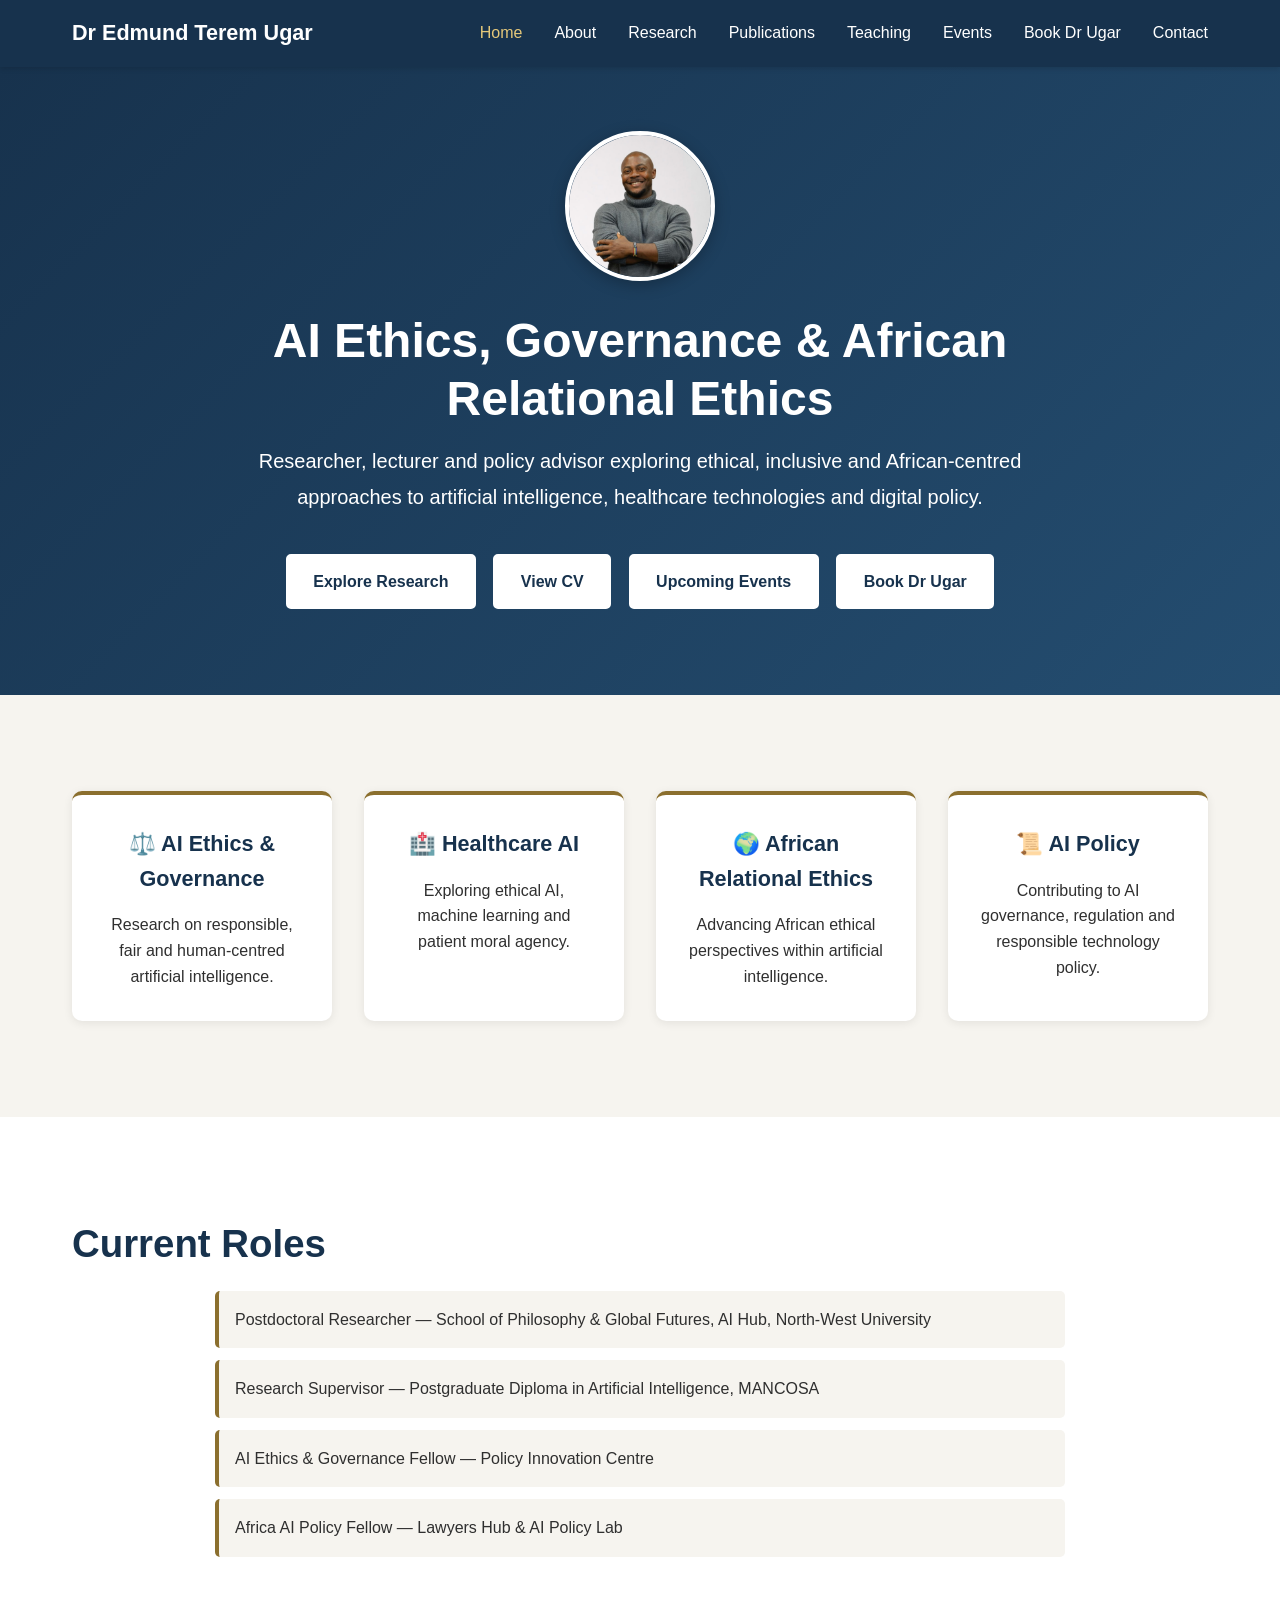
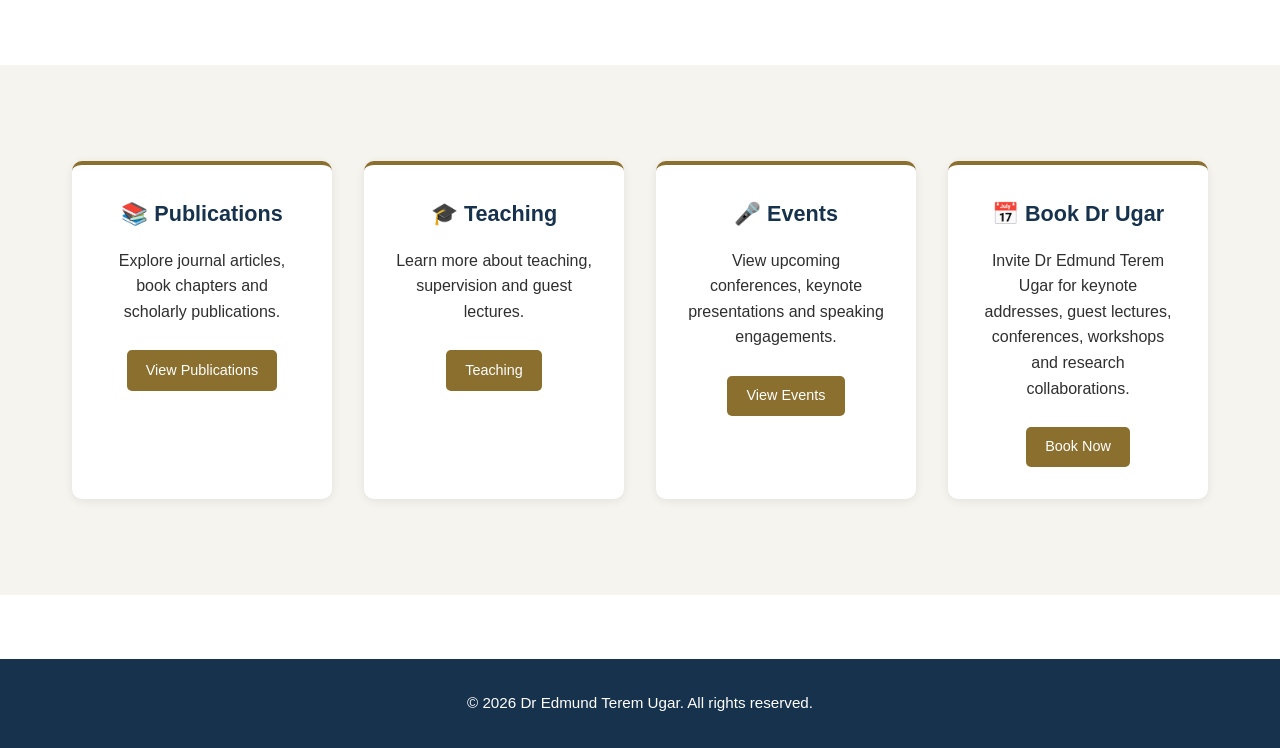
<file: index.html>
<!DOCTYPE html>
<html lang="en">
<head>
    <meta charset="UTF-8">
    <meta name="viewport" content="width=device-width, initial-scale=1.0">
    <title>Dr Edmund Terem Ugar | AI Ethics & Governance</title>
    <link rel="stylesheet" href="styles.css">
</head>

<body>

    <!-- Navigation -->

    <nav class="navbar">

        <div class="nav-container">

            <h1 class="logo">Dr Edmund Terem Ugar</h1>

            <ul class="nav-menu">
                <li><a href="index.html" class="active">Home</a></li>
                <li><a href="about.html">About</a></li>
                <li><a href="research.html">Research</a></li>
                <li><a href="publications.html">Publications</a></li>
                <li><a href="teaching.html">Teaching</a></li>
                <li><a href="events.html">Events</a></li>
                <li><a href="booking.html">Book Dr Ugar</a></li>
                <li><a href="contact.html">Contact</a></li>
            </ul>

        </div>

    </nav>

    <main>

        <!-- Hero -->

        <section class="hero">

            <div class="hero-content">

                <img
                    src="assets/edmund-photo.jpeg"
                    alt="Dr Edmund Terem Ugar"
                    class="profile-photo">

                <h2>AI Ethics, Governance & African Relational Ethics</h2>

                <p>
                    Researcher, lecturer and policy advisor exploring ethical,
                    inclusive and African-centred approaches to artificial
                    intelligence, healthcare technologies and digital policy.
                </p>

                <a href="research.html" class="btn">
                    Explore Research
                </a>

                <a href="assets/cv.pdf"
                   class="btn cv-link"
                   target="_blank">

                    View CV

                </a>

                <a href="events.html"
                   class="btn">

                    Upcoming Events

                </a>

                <a href="booking.html"
                   class="btn">

                    Book Dr Ugar

                </a>

            </div>

        </section>

        <!-- Research Areas -->

        <section class="features">

            <div class="container">

                <div class="feature-box">

                    <h3>⚖️ AI Ethics & Governance</h3>

                    <p>
                        Research on responsible,
                        fair and human-centred
                        artificial intelligence.
                    </p>

                </div>

                <div class="feature-box">

                    <h3>🏥 Healthcare AI</h3>

                    <p>
                        Exploring ethical AI,
                        machine learning and
                        patient moral agency.
                    </p>

                </div>

                <div class="feature-box">

                    <h3>🌍 African Relational Ethics</h3>

                    <p>
                        Advancing African ethical
                        perspectives within
                        artificial intelligence.
                    </p>

                </div>

                <div class="feature-box">

                    <h3>📜 AI Policy</h3>

                    <p>
                        Contributing to AI governance,
                        regulation and responsible
                        technology policy.
                    </p>

                </div>

            </div>

        </section>

        <!-- Current Roles -->

        <section class="content-section">

            <div class="container">

                <h2>Current Roles</h2>

                <div class="about-content">

                    <div class="about-text">

                        <ul class="skills-list">

                            <li>
                                Postdoctoral Researcher —
                                School of Philosophy &
                                Global Futures,
                                AI Hub, North-West University
                            </li>

                            <li>
                                Research Supervisor —
                                Postgraduate Diploma in
                                Artificial Intelligence,
                                MANCOSA
                            </li>

                            <li>
                                AI Ethics &
                                Governance Fellow —
                                Policy Innovation Centre
                            </li>

                            <li>
                                Africa AI Policy Fellow —
                                Lawyers Hub &
                                AI Policy Lab
                            </li>

                        </ul>

                    </div>

                </div>

            </div>

        </section>

        <!-- Quick Links -->

        <section class="features">

            <div class="container">

                <div class="feature-box">

                    <h3>📚 Publications</h3>

                    <p>
                        Explore journal articles,
                        book chapters and scholarly
                        publications.
                    </p>

                    <br>

                    <a href="publications.html"
                       class="btn-small">

                        View Publications

                    </a>

                </div>

                <div class="feature-box">

                    <h3>🎓 Teaching</h3>

                    <p>
                        Learn more about teaching,
                        supervision and guest lectures.
                    </p>

                    <br>

                    <a href="teaching.html"
                       class="btn-small">

                        Teaching

                    </a>

                </div>

                <div class="feature-box">

                    <h3>🎤 Events</h3>

                    <p>
                        View upcoming conferences,
                        keynote presentations
                        and speaking engagements.
                    </p>

                    <br>

                    <a href="events.html"
                       class="btn-small">

                        View Events

                    </a>

                </div>

                <div class="feature-box">

                    <h3>📅 Book Dr Ugar</h3>

                    <p>
                        Invite Dr Edmund Terem Ugar
                        for keynote addresses,
                        guest lectures, conferences,
                        workshops and research collaborations.
                    </p>

                    <br>

                    <a href="booking.html"
                       class="btn-small">

                        Book Now

                    </a>

                </div>

            </div>

        </section>

    </main>

    <!-- Footer -->

    <footer>

        <p>
            &copy; 2026 Dr Edmund Terem Ugar.
            All rights reserved.
        </p>

    </footer>

    <script src="assets/cms.js"></script>
</body>
</html>
</file>
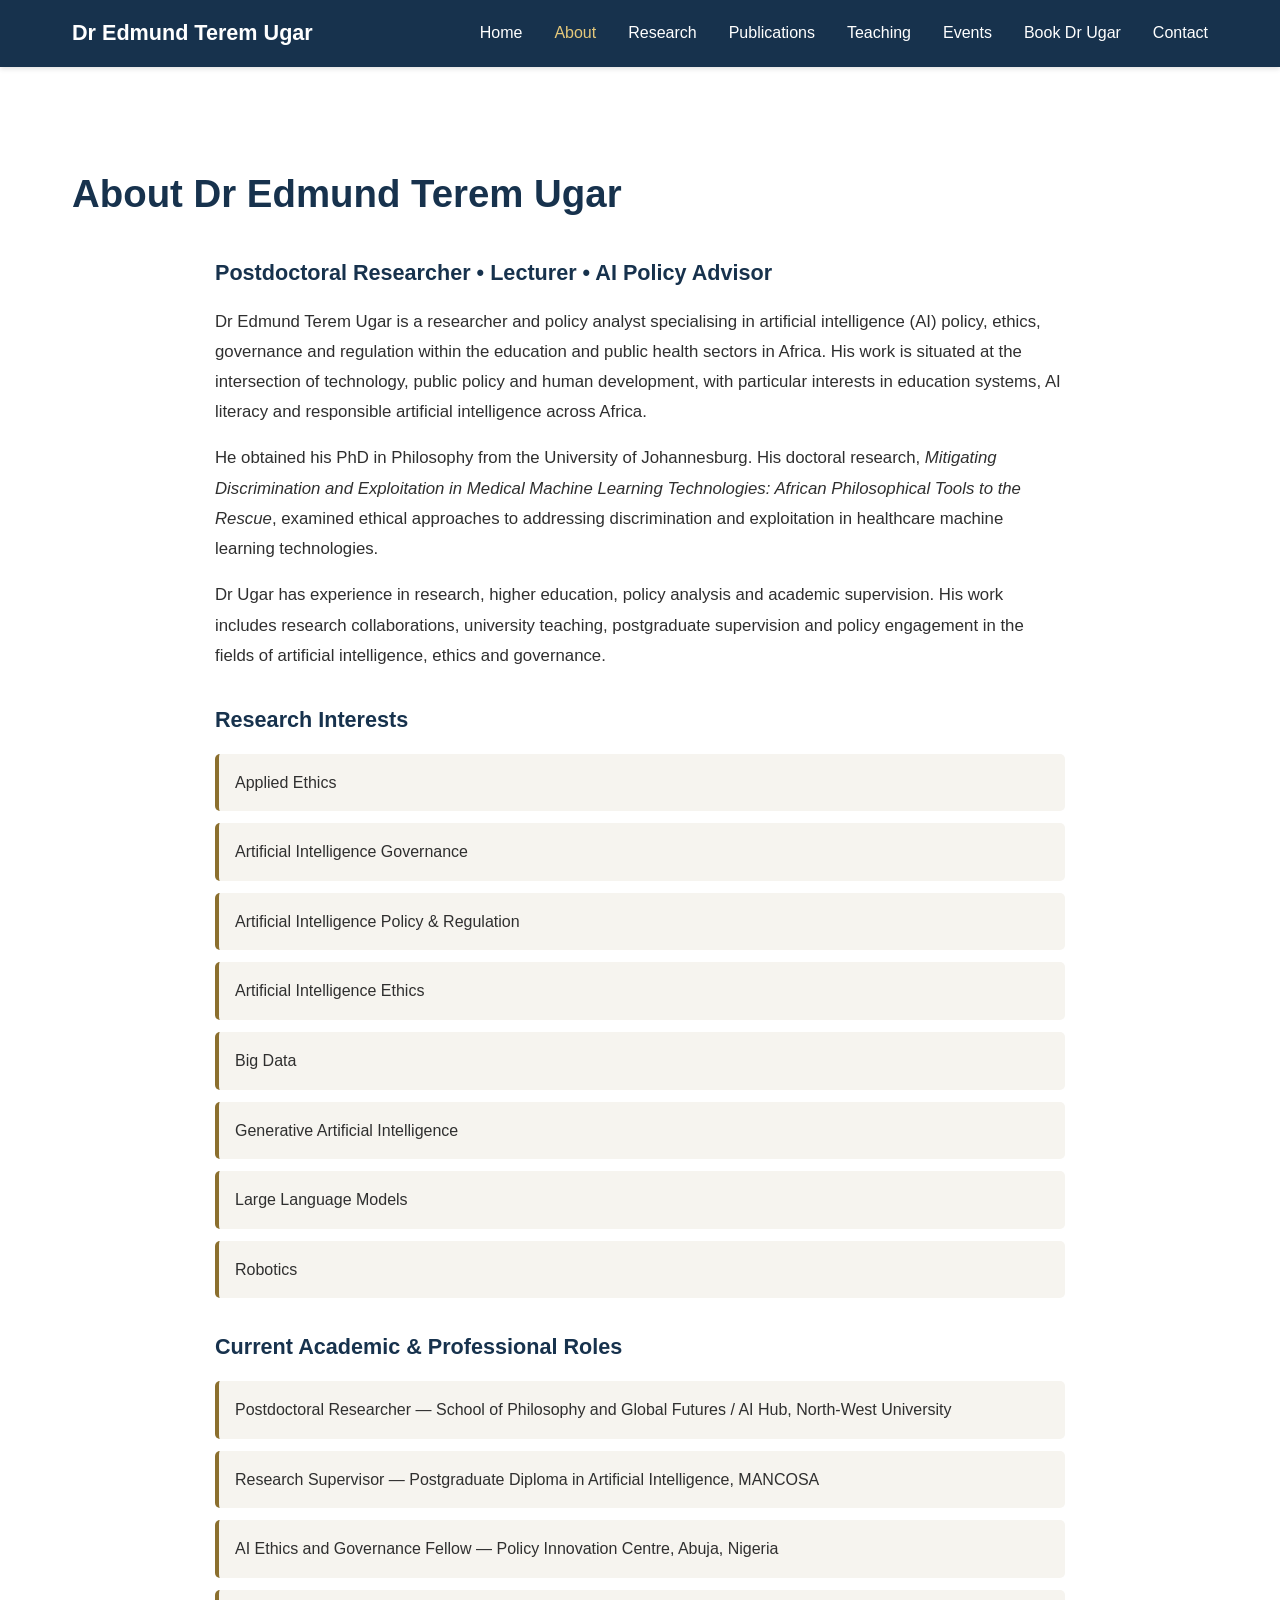
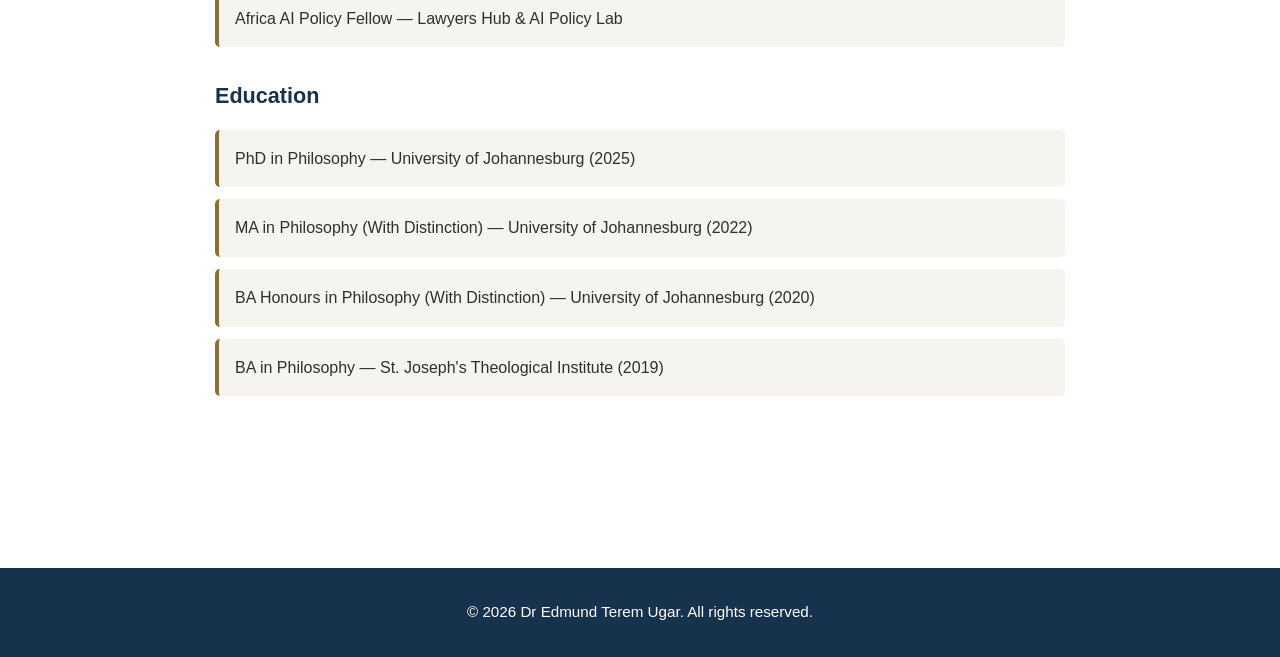
<file: about.html>
<!DOCTYPE html>
<html lang="en">
<head>
    <meta charset="UTF-8">
    <meta name="viewport" content="width=device-width, initial-scale=1.0">
    <title>About - Dr Edmund Terem Ugar</title>
    <link rel="stylesheet" href="styles.css">
</head>

<body>

    <!-- Navigation -->

    <nav class="navbar">

        <div class="nav-container">

            <h1 class="logo">Dr Edmund Terem Ugar</h1>

            <ul class="nav-menu">
                <li><a href="index.html">Home</a></li>
                <li><a href="about.html" class="active">About</a></li>
                <li><a href="research.html">Research</a></li>
                <li><a href="publications.html">Publications</a></li>
                <li><a href="teaching.html">Teaching</a></li>
                <li><a href="events.html">Events</a></li>
                <li><a href="booking.html">Book Dr Ugar</a></li>
                <li><a href="contact.html">Contact</a></li>
            </ul>

        </div>

    </nav>

    <!-- Main Content -->

    <main>

        <section class="content-section">

            <div class="container">

                <h2>About Dr Edmund Terem Ugar</h2>

                <div class="about-content">

                    <div class="about-text">

                        <h3>Postdoctoral Researcher • Lecturer • AI Policy Advisor</h3>

                        <p>
                            Dr Edmund Terem Ugar is a researcher and policy analyst
                            specialising in artificial intelligence (AI) policy,
                            ethics, governance and regulation within the education
                            and public health sectors in Africa. His work is situated
                            at the intersection of technology, public policy and
                            human development, with particular interests in education
                            systems, AI literacy and responsible artificial
                            intelligence across Africa.
                        </p>

                        <p>
                            He obtained his PhD in Philosophy from the University of
                            Johannesburg. His doctoral research, <em>Mitigating
                            Discrimination and Exploitation in Medical Machine
                            Learning Technologies: African Philosophical Tools to the
                            Rescue</em>, examined ethical approaches to addressing
                            discrimination and exploitation in healthcare machine
                            learning technologies.
                        </p>

                        <p>
                            Dr Ugar has experience in research, higher education,
                            policy analysis and academic supervision. His work
                            includes research collaborations, university teaching,
                            postgraduate supervision and policy engagement in the
                            fields of artificial intelligence, ethics and governance.
                        </p>

                        <h3>Research Interests</h3>

                        <ul class="skills-list">

                            <li>Applied Ethics</li>

                            <li>Artificial Intelligence Governance</li>

                            <li>Artificial Intelligence Policy & Regulation</li>

                            <li>Artificial Intelligence Ethics</li>

                            <li>Big Data</li>

                            <li>Generative Artificial Intelligence</li>

                            <li>Large Language Models</li>

                            <li>Robotics</li>

                        </ul>

                        <h3>Current Academic & Professional Roles</h3>

                        <ul class="skills-list">

                            <li>
                                Postdoctoral Researcher —
                                School of Philosophy and Global Futures /
                                AI Hub, North-West University
                            </li>

                            <li>
                                Research Supervisor —
                                Postgraduate Diploma in Artificial Intelligence,
                                MANCOSA
                            </li>

                            <li>
                                AI Ethics and Governance Fellow —
                                Policy Innovation Centre, Abuja, Nigeria
                            </li>

                            <li>
                                Africa AI Policy Fellow —
                                Lawyers Hub & AI Policy Lab
                            </li>

                        </ul>

                        <h3>Education</h3>

                        <ul class="skills-list">

                            <li>
                                PhD in Philosophy —
                                University of Johannesburg (2025)
                            </li>

                            <li>
                                MA in Philosophy (With Distinction) —
                                University of Johannesburg (2022)
                            </li>

                            <li>
                                BA Honours in Philosophy (With Distinction) —
                                University of Johannesburg (2020)
                            </li>

                            <li>
                                BA in Philosophy —
                                St. Joseph's Theological Institute (2019)
                            </li>

                        </ul>

                    </div>

                </div>

            </div>

        </section>

    </main>

    <!-- Footer -->

    <footer>

        <p>&copy; 2026 Dr Edmund Terem Ugar. All rights reserved.</p>

    </footer>

</body>
</html>
</file>
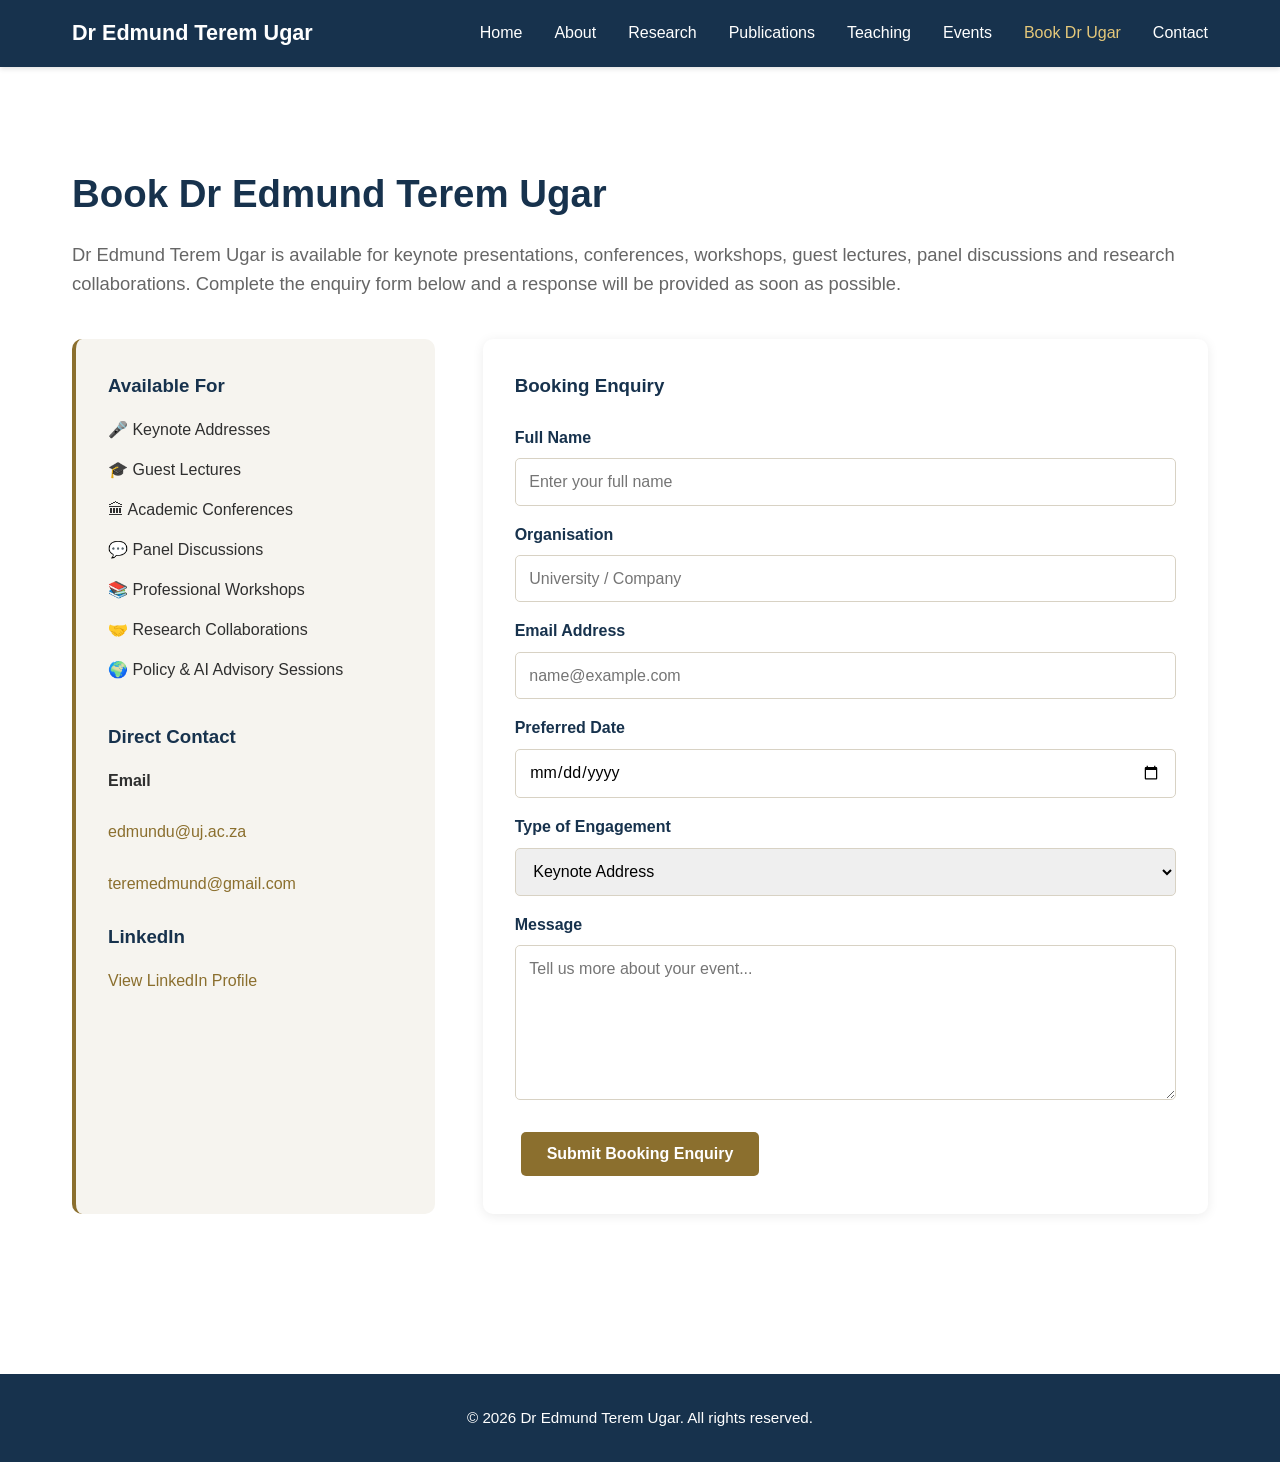
<file: booking.html>
<!DOCTYPE html>
<html lang="en">
<head>
    <meta charset="UTF-8">
    <meta name="viewport" content="width=device-width, initial-scale=1.0">
    <title>Book Dr Edmund Terem Ugar</title>
    <link rel="stylesheet" href="styles.css">
</head>

<body>

    <!-- Navigation -->

    <nav class="navbar">

        <div class="nav-container">

            <h1 class="logo">Dr Edmund Terem Ugar</h1>

            <ul class="nav-menu">
                <li><a href="index.html">Home</a></li>
                <li><a href="about.html">About</a></li>
                <li><a href="research.html">Research</a></li>
                <li><a href="publications.html">Publications</a></li>
                <li><a href="teaching.html">Teaching</a></li>
                <li><a href="events.html">Events</a></li>
                <li><a href="booking.html" class="active">Book Dr Ugar</a></li>
                <li><a href="contact.html">Contact</a></li>
            </ul>

        </div>

    </nav>

    <!-- Main -->

    <main>

        <section class="content-section">

            <div class="container">

                <h2>Book Dr Edmund Terem Ugar</h2>

                <p class="subtitle">
                    Dr Edmund Terem Ugar is available for keynote presentations,
                    conferences, workshops, guest lectures, panel discussions
                    and research collaborations. Complete the enquiry form below
                    and a response will be provided as soon as possible.
                </p>

                <div class="booking-container">

                    <!-- LEFT COLUMN -->

                    <div class="booking-info">

                        <h3>Available For</h3>

                        <ul>

                            <li>🎤 Keynote Addresses</li>
                            <li>🎓 Guest Lectures</li>
                            <li>🏛 Academic Conferences</li>
                            <li>💬 Panel Discussions</li>
                            <li>📚 Professional Workshops</li>
                            <li>🤝 Research Collaborations</li>
                            <li>🌍 Policy & AI Advisory Sessions</li>

                        </ul>

                        <br>

                        <h3>Direct Contact</h3>

                        <p>

                            <strong>Email</strong><br><br>

                            <a href="mailto:edmundu@uj.ac.za">
                                edmundu@uj.ac.za
                            </a>

                            <br><br>

                            <a href="mailto:teremedmund@gmail.com">
                                teremedmund@gmail.com
                            </a>

                        </p>

                        <br>

                        <h3>LinkedIn</h3>

                        <p>

                            <a href="https://www.linkedin.com/in/edmund-terem-ugar-phd-b565701b2/"
                               target="_blank"
                               rel="noopener noreferrer">

                                View LinkedIn Profile

                            </a>

                        </p>

                    </div>

                    <!-- RIGHT COLUMN -->

                    <div class="booking-form">

                        <h3>Booking Enquiry</h3>

                        <form action="https://formspree.io/f/xqevbjep" method="POST">

                            <input
                                type="hidden"
                                name="_subject"
                                value="New Booking Enquiry – Dr Edmund Terem Ugar Website">

                            <label>Full Name</label>

                            <input
                                type="text"
                                name="name"
                                placeholder="Enter your full name"
                                required>

                            <label>Organisation</label>

                            <input
                                type="text"
                                name="organisation"
                                placeholder="University / Company">

                            <label>Email Address</label>

                            <input
                                type="email"
                                name="email"
                                placeholder="name@example.com"
                                required>

                            <label>Preferred Date</label>

                            <input
                                type="date"
                                name="preferred_date">

                            <label>Type of Engagement</label>

                            <select name="engagement_type">

                                <option>Keynote Address</option>
                                <option>Conference</option>
                                <option>Guest Lecture</option>
                                <option>Workshop</option>
                                <option>Panel Discussion</option>
                                <option>Research Collaboration</option>
                                <option>Other</option>

                            </select>

                            <label>Message</label>

                            <textarea
                                name="message"
                                placeholder="Tell us more about your event..."
                                rows="7"
                                required></textarea>

                            <button
                                type="submit"
                                class="btn">

                                Submit Booking Enquiry

                            </button>

                        </form>

                    </div>

                </div>

            </div>

        </section>

    </main>

    <!-- Footer -->

    <footer>

        <p>&copy; 2026 Dr Edmund Terem Ugar. All rights reserved.</p>

    </footer>

</body>
</html>
</file>
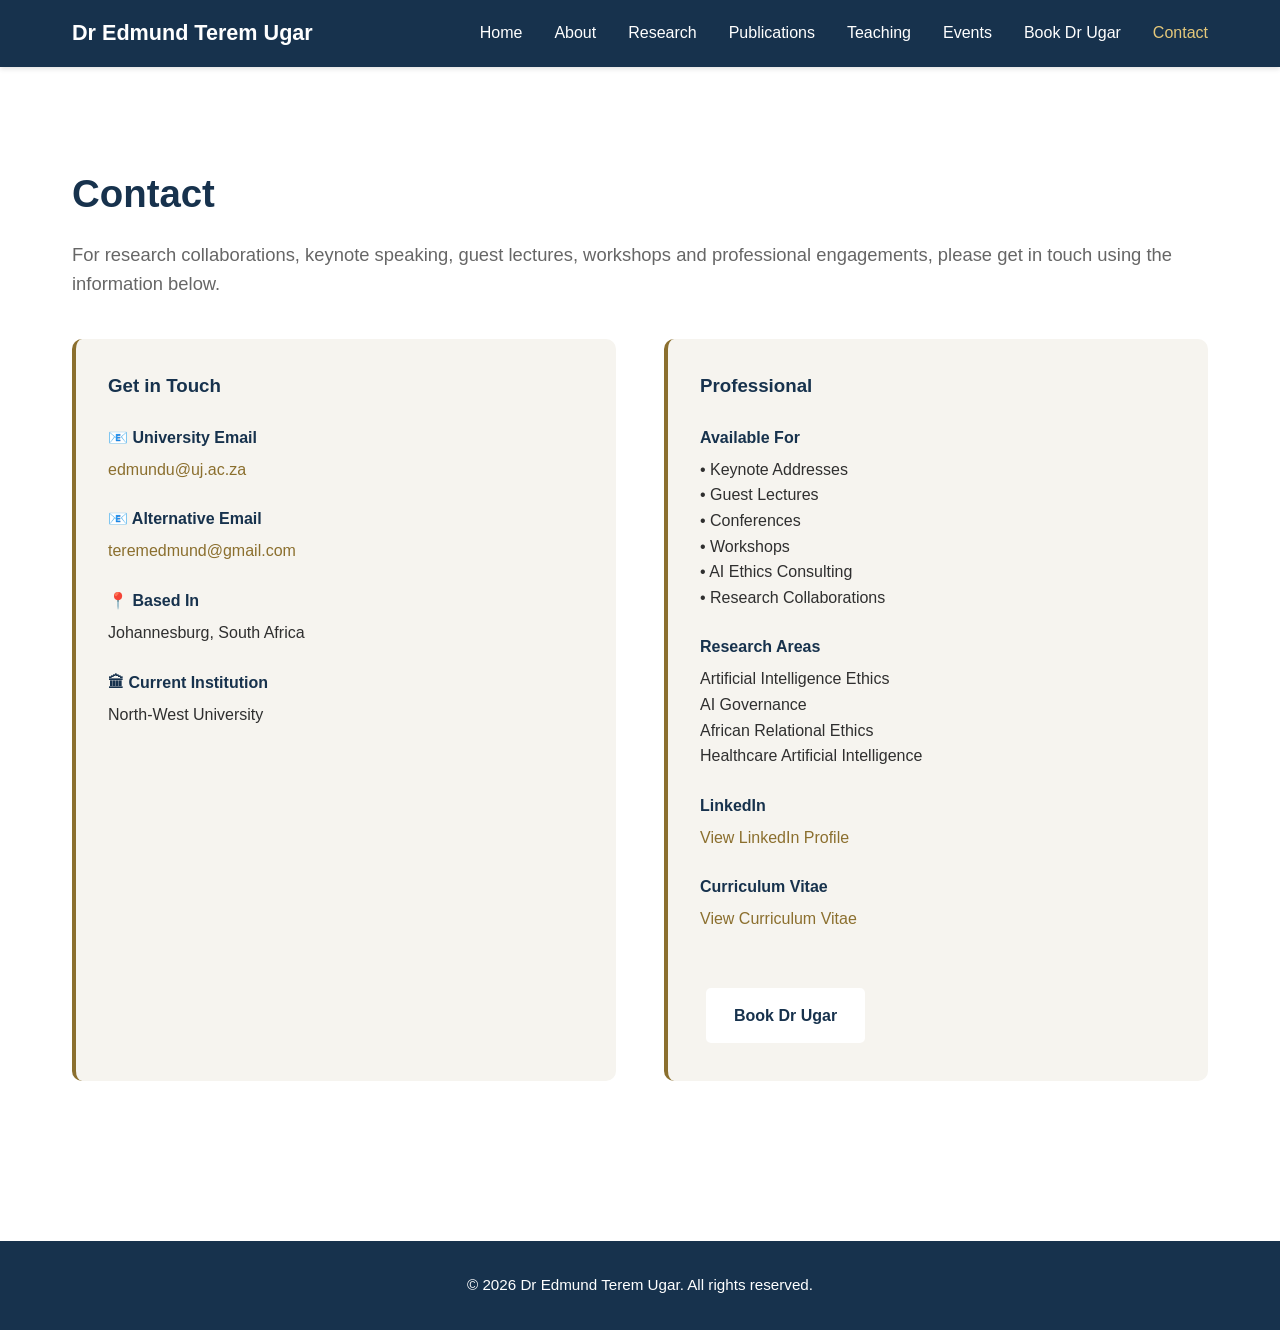
<file: contact.html>
<!DOCTYPE html>
<html lang="en">
<head>
    <meta charset="UTF-8">
    <meta name="viewport" content="width=device-width, initial-scale=1.0">
    <title>Contact - Dr Edmund Terem Ugar</title>
    <link rel="stylesheet" href="styles.css">
</head>

<body>

    <!-- Navigation -->

    <nav class="navbar">

        <div class="nav-container">

            <h1 class="logo">Dr Edmund Terem Ugar</h1>

            <ul class="nav-menu">
                <li><a href="index.html">Home</a></li>
                <li><a href="about.html">About</a></li>
                <li><a href="research.html">Research</a></li>
                <li><a href="publications.html">Publications</a></li>
                <li><a href="teaching.html">Teaching</a></li>
                <li><a href="events.html">Events</a></li>
                <li><a href="booking.html">Book Dr Ugar</a></li>
                <li><a href="contact.html" class="active">Contact</a></li>
            </ul>

        </div>

    </nav>

    <!-- Main -->

    <main>

        <section class="content-section">

            <div class="container">

                <h2>Contact</h2>

                <p class="subtitle">
                    For research collaborations, keynote speaking,
                    guest lectures, workshops and professional engagements,
                    please get in touch using the information below.
                </p>

                <div class="contact-container">

                    <!-- Left Column -->

                    <div class="contact-info">

                        <h3>Get in Touch</h3>

                        <div class="info-item">

                            <strong>📧 University Email</strong>

                            <p>

                                <a href="mailto:edmundu@uj.ac.za">
                                    edmundu@uj.ac.za
                                </a>

                            </p>

                        </div>

                        <div class="info-item">

                            <strong>📧 Alternative Email</strong>

                            <p>

                                <a href="mailto:teremedmund@gmail.com">
                                    teremedmund@gmail.com
                                </a>

                            </p>

                        </div>

                        <div class="info-item">

                            <strong>📍 Based In</strong>

                            <p>
                                Johannesburg, South Africa
                            </p>

                        </div>

                        <div class="info-item">

                            <strong>🏛 Current Institution</strong>

                            <p>
                                North-West University
                            </p>

                        </div>

                    </div>

                    <!-- Right Column -->

                    <div class="contact-info">

                        <h3>Professional</h3>

                        <div class="info-item">

                            <strong>Available For</strong>

                            <p>

                                • Keynote Addresses<br>
                                • Guest Lectures<br>
                                • Conferences<br>
                                • Workshops<br>
                                • AI Ethics Consulting<br>
                                • Research Collaborations

                            </p>

                        </div>

                        <div class="info-item">

                            <strong>Research Areas</strong>

                            <p>

                                Artificial Intelligence Ethics<br>
                                AI Governance<br>
                                African Relational Ethics<br>
                                Healthcare Artificial Intelligence

                            </p>

                        </div>

                        <div class="info-item">

                            <strong>LinkedIn</strong>

                            <p>

                                <a href="https://www.linkedin.com/in/edmund-terem-ugar-phd-b565701b2/"
                                   target="_blank"
                                   rel="noopener noreferrer">

                                    View LinkedIn Profile

                                </a>

                            </p>

                        </div>

                        <div class="info-item">

                            <strong>Curriculum Vitae</strong>

                            <p>

                                <a href="assets/cv.pdf"
                                   class="cv-link"
                                   target="_blank"
                                   rel="noopener noreferrer">

                                    View Curriculum Vitae

                                </a>

                            </p>

                        </div>

                        <br>

                        <a href="booking.html" class="btn">

                            Book Dr Ugar

                        </a>

                    </div>

                </div>

            </div>

        </section>

    </main>

    <!-- Footer -->

    <footer>

        <p>&copy; 2026 Dr Edmund Terem Ugar. All rights reserved.</p>

    </footer>

    <script src="assets/cms.js"></script>
</body>
</html>
</file>
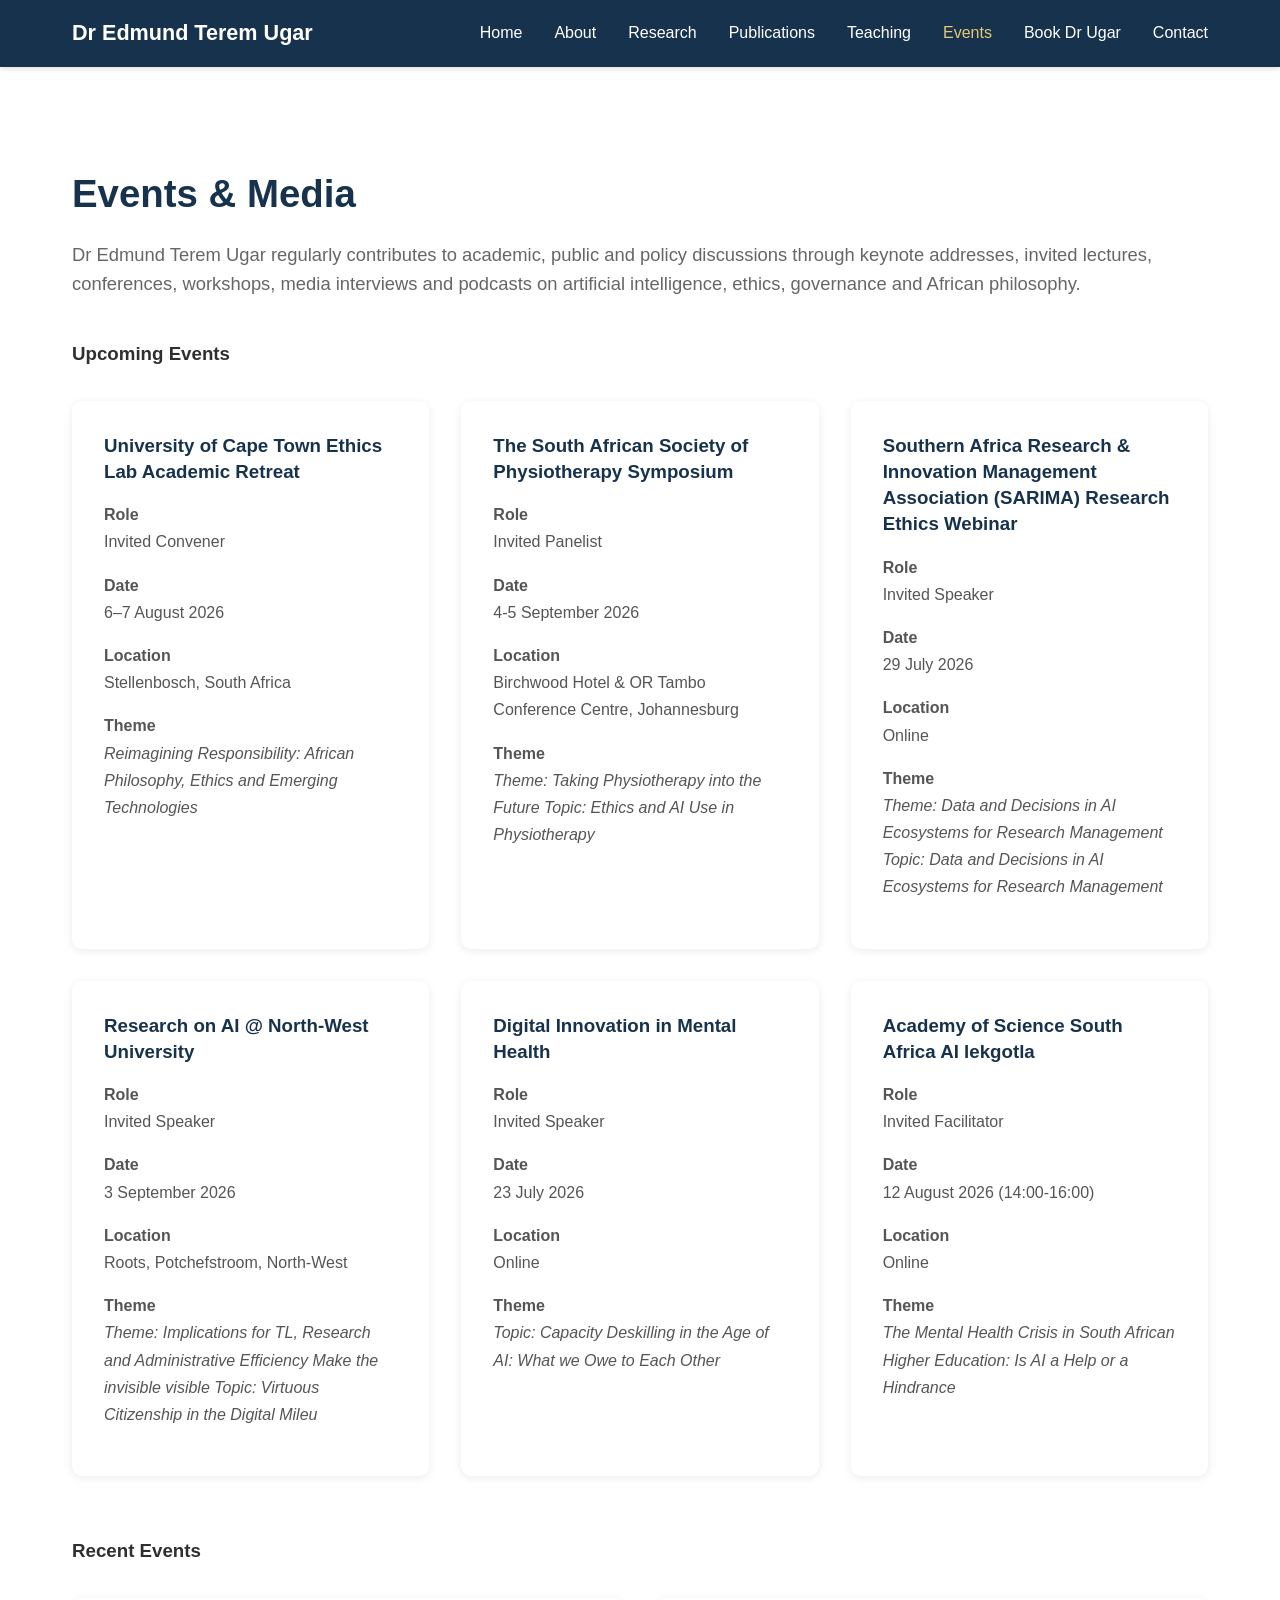
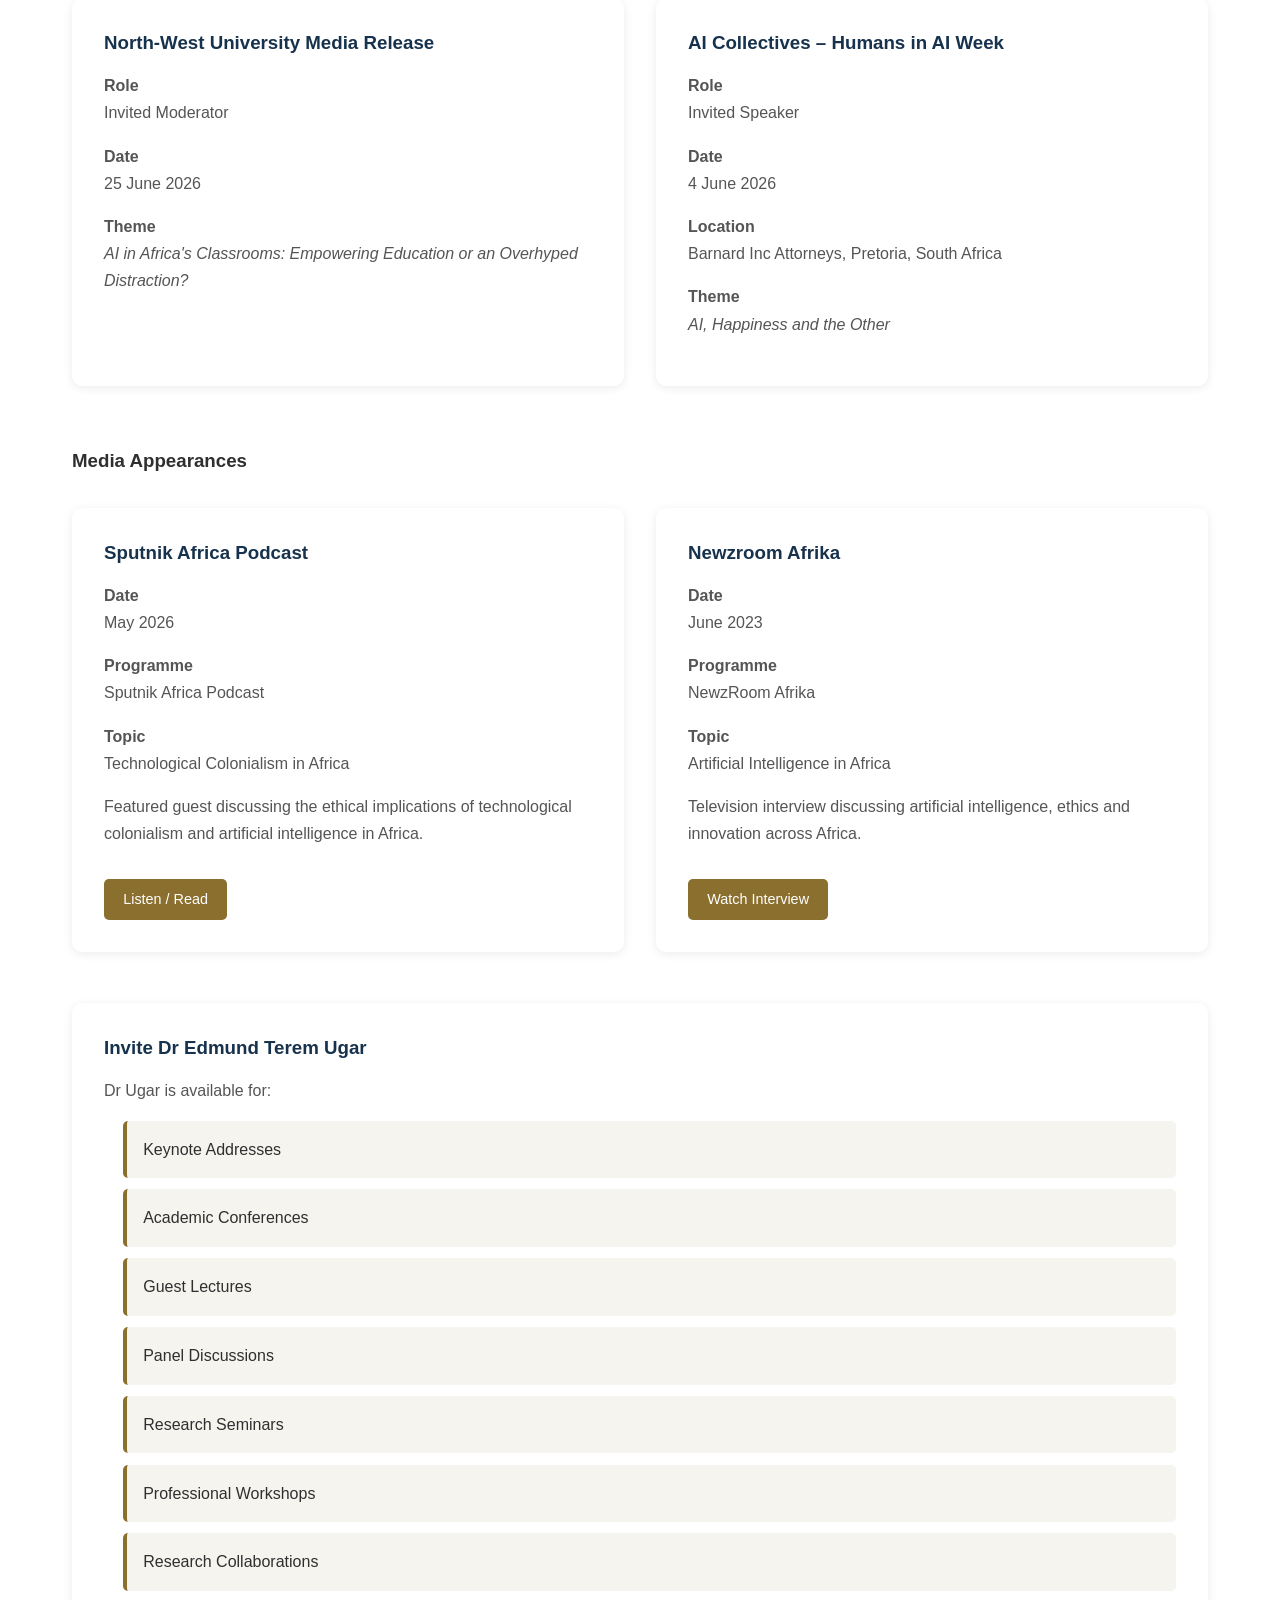
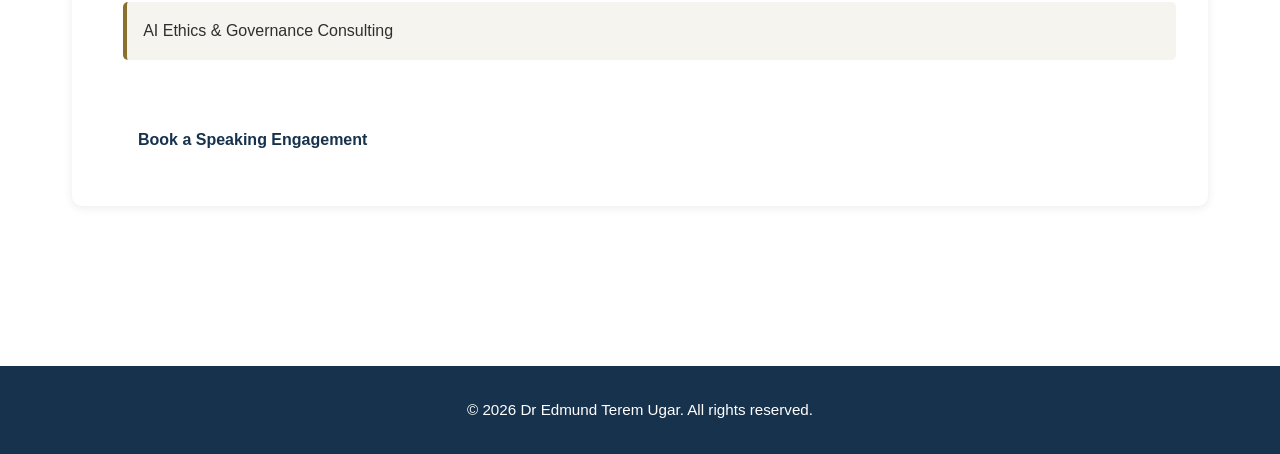
<file: events.html>
<!DOCTYPE html>
<html lang="en">
<head>
    <meta charset="UTF-8">
    <meta name="viewport" content="width=device-width, initial-scale=1.0">
    <title>Events & Media - Dr Edmund Terem Ugar</title>
    <link rel="stylesheet" href="styles.css">
</head>

<body>

    <!-- Navigation -->

    <nav class="navbar">

        <div class="nav-container">

            <h1 class="logo">Dr Edmund Terem Ugar</h1>

            <ul class="nav-menu">
                <li><a href="index.html">Home</a></li>
                <li><a href="about.html">About</a></li>
                <li><a href="research.html">Research</a></li>
                <li><a href="publications.html">Publications</a></li>
                <li><a href="teaching.html">Teaching</a></li>
                <li><a href="events.html" class="active">Events</a></li>
                <li><a href="booking.html">Book Dr Ugar</a></li>
                <li><a href="contact.html">Contact</a></li>
            </ul>

        </div>

    </nav>

    <!-- Main Content -->

    <main>

        <section class="content-section">

            <div class="container">

                <h2>Events & Media</h2>

                <p class="subtitle">
                    Dr Edmund Terem Ugar regularly contributes to academic,
                    public and policy discussions through keynote addresses,
                    invited lectures, conferences, workshops, media interviews
                    and podcasts on artificial intelligence, ethics,
                    governance and African philosophy.
                </p>

                <!-- ===================== -->
                <!-- Upcoming Events -->
                <!-- ===================== -->

                <h3 style="margin-top:40px;">Upcoming Events</h3>

                <div class="portfolio-grid" id="upcoming-events">
                    <p>Loading upcoming events…</p>
                </div>

                <!-- ===================== -->
                <!-- Recent Events -->
                <!-- ===================== -->

                <h3 style="margin-top:60px;">Recent Events</h3>

                <div class="portfolio-grid" id="recent-events">
                    <p>Loading recent events…</p>
                </div>

                <!-- ===================== -->
                <!-- Media Appearances -->
                <!-- ===================== -->

                <h3 style="margin-top:60px;">Media Appearances</h3>

                <div class="portfolio-grid" id="media-appearances">
                    <p>Loading media appearances…</p>
                </div>

                <br><br>

                <!-- ===================== -->
                <!-- Invite Dr Ugar -->
                <!-- ===================== -->

                <div class="portfolio-item">

                    <h3>Invite Dr Edmund Terem Ugar</h3>

                    <p>
                        Dr Ugar is available for:
                    </p>

                    <ul class="skills-list">
                        <li>Keynote Addresses</li>
                        <li>Academic Conferences</li>
                        <li>Guest Lectures</li>
                        <li>Panel Discussions</li>
                        <li>Research Seminars</li>
                        <li>Professional Workshops</li>
                        <li>Research Collaborations</li>
                        <li>AI Ethics & Governance Consulting</li>
                    </ul>

                    <br>

                    <a href="booking.html" class="btn">
                        Book a Speaking Engagement
                    </a>

                </div>

            </div>

        </section>

    </main>

    <!-- Footer -->

    <footer>

        <p>&copy; 2026 Dr Edmund Terem Ugar. All rights reserved.</p>

    </footer>

    <script src="assets/cms.js"></script>

</body>
</html>
</file>
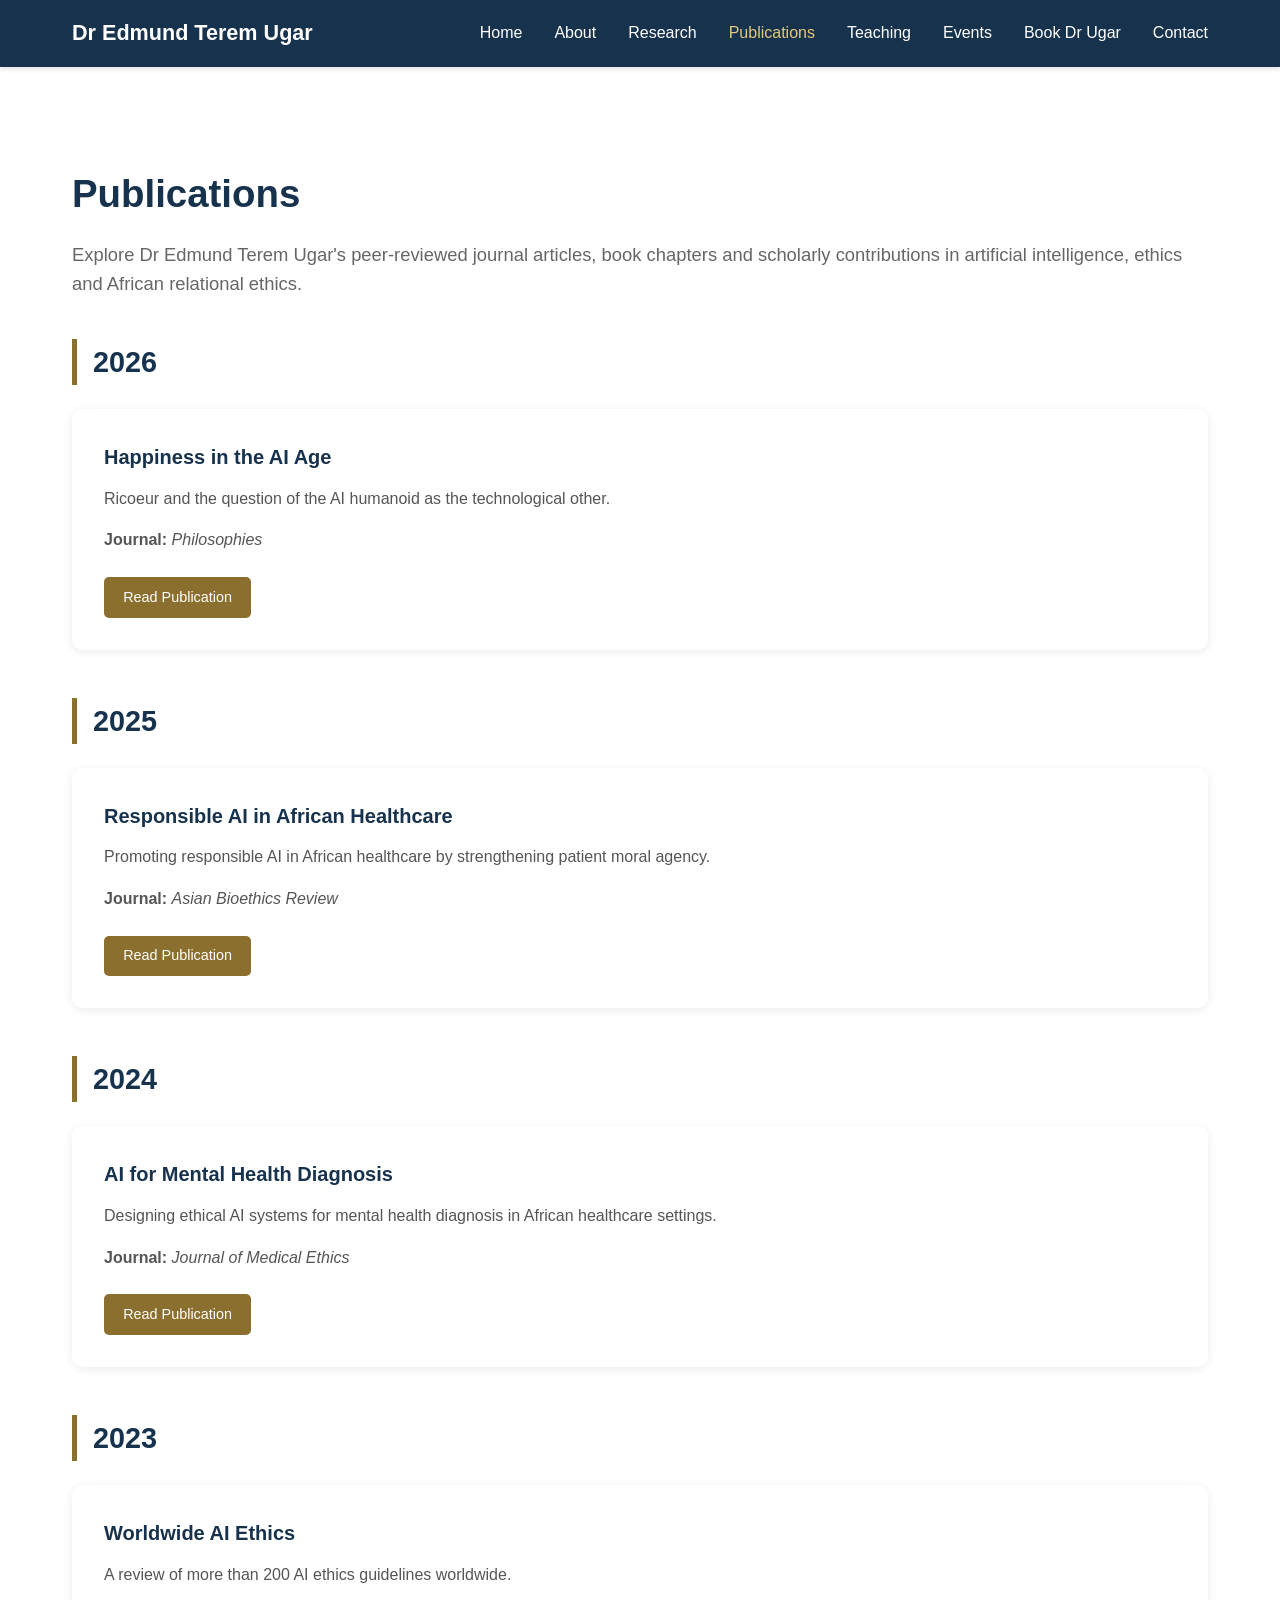
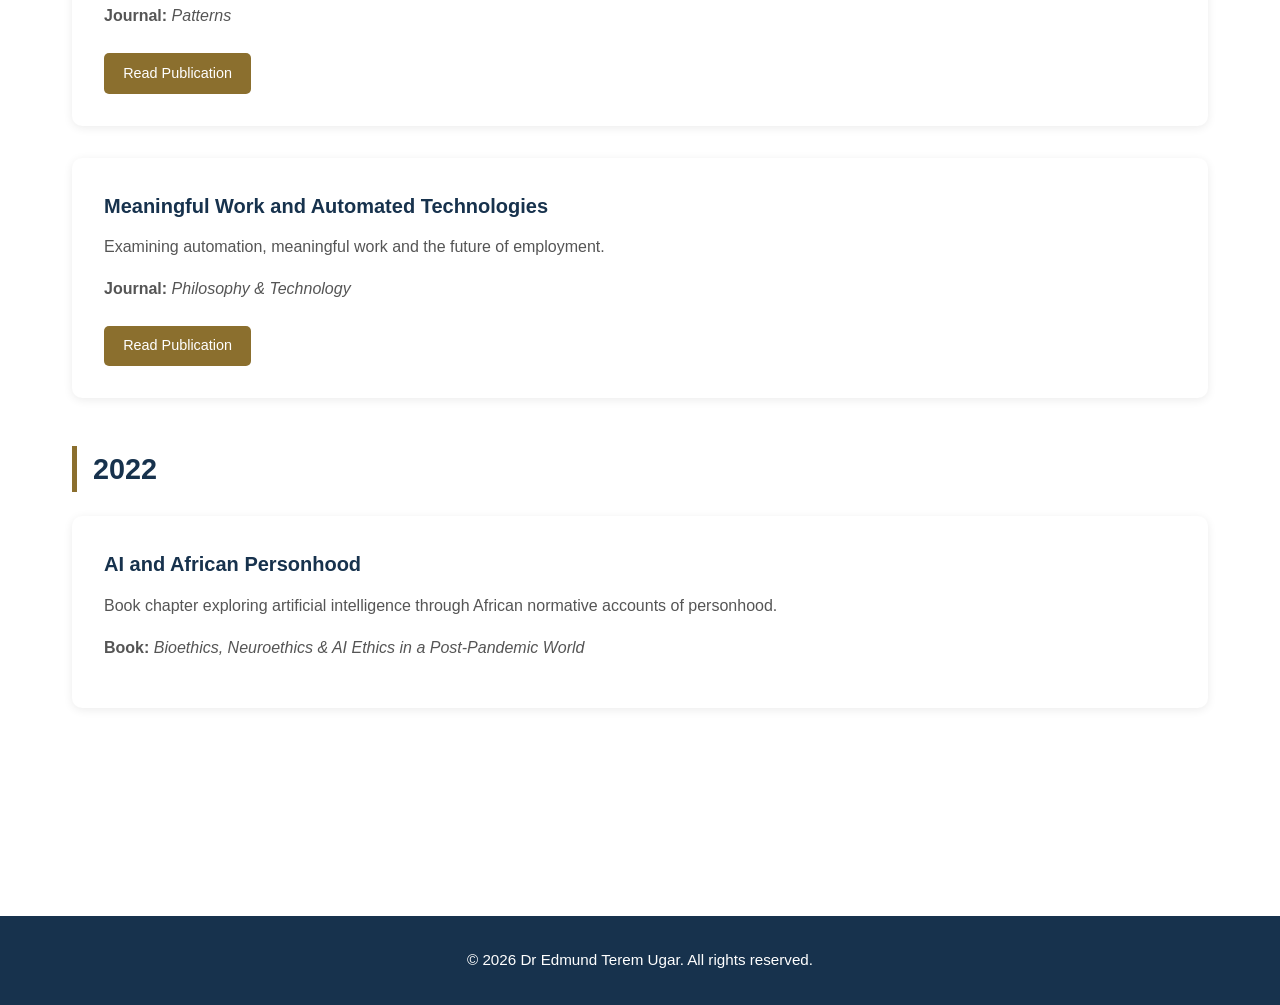
<file: publications.html>
<!DOCTYPE html>
<html lang="en">
<head>
    <meta charset="UTF-8">
    <meta name="viewport" content="width=device-width, initial-scale=1.0">
    <title>Publications - Dr Edmund Terem Ugar</title>
    <link rel="stylesheet" href="styles.css">
</head>

<body>

    <!-- Navigation -->
<nav class="navbar">
    <div class="nav-container">

        <h1 class="logo">Dr Edmund Terem Ugar</h1>

        <ul class="nav-menu">
            <li><a href="index.html">Home</a></li>
            <li><a href="about.html">About</a></li>
            <li><a href="research.html">Research</a></li>
            <li><a href="publications.html" class="active">Publications</a></li>
            <li><a href="teaching.html">Teaching</a></li>
            <li><a href="events.html">Events</a></li>
            <li><a href="booking.html">Book Dr Ugar</a></li>
            <li><a href="contact.html">Contact</a></li>
        </ul>

    </div>
</nav>

    <!-- Main Content -->

    <main>

        <section class="content-section">

            <div class="container">

                <h2>Publications</h2>

                <p class="subtitle">
                    Explore Dr Edmund Terem Ugar's peer-reviewed journal articles,
                    book chapters and scholarly contributions in artificial
                    intelligence, ethics and African relational ethics.
                </p>

                <div id="publications-list">
                    <p>Loading publications…</p>
                </div>

            </div>

        </section>

    </main>

    <!-- Footer -->

    <footer>

        <p>&copy; 2026 Dr Edmund Terem Ugar. All rights reserved.</p>

    </footer>

    <script src="assets/cms.js"></script>
</body>
</html>
</file>
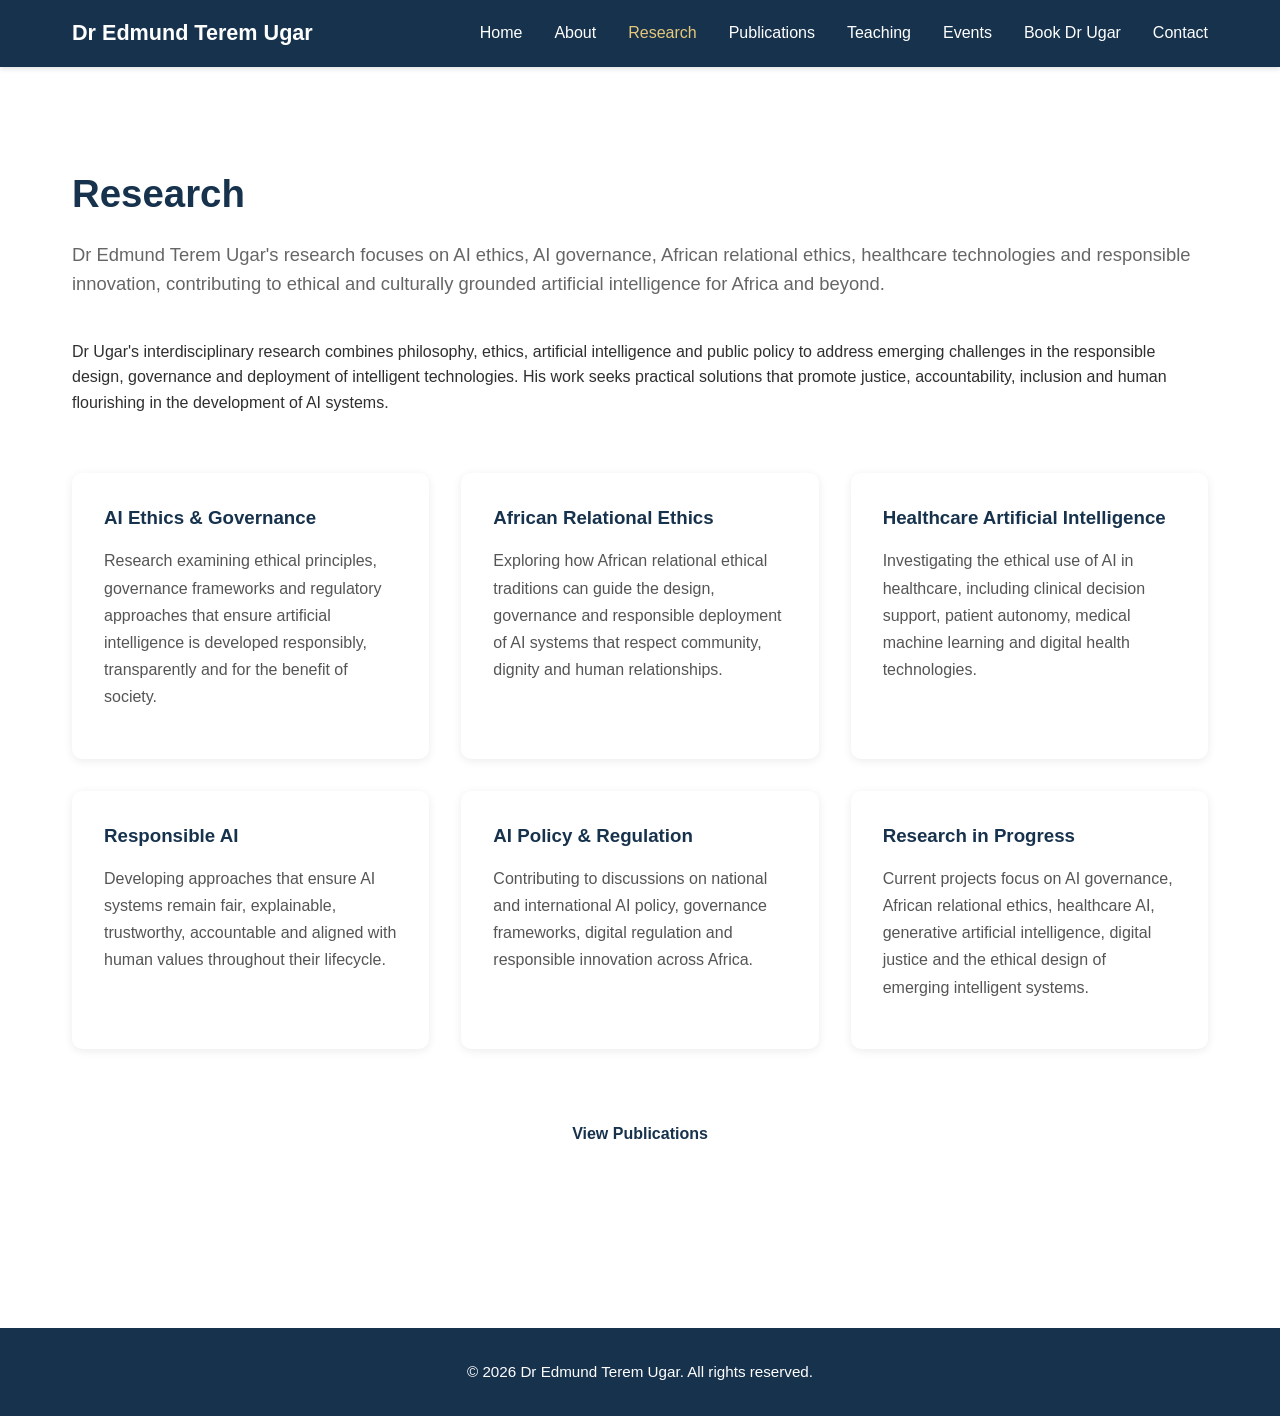
<file: research.html>
<!DOCTYPE html>
<html lang="en">
<head>
    <meta charset="UTF-8">
    <meta name="viewport" content="width=device-width, initial-scale=1.0">
    <title>Research - Dr Edmund Terem Ugar</title>
    <link rel="stylesheet" href="styles.css">
</head>

<body>

    <!-- Navigation -->

    <nav class="navbar">
        <div class="nav-container">

            <h1 class="logo">Dr Edmund Terem Ugar</h1>

            <ul class="nav-menu">
                <li><a href="index.html">Home</a></li>
                <li><a href="about.html">About</a></li>
                <li><a href="research.html" class="active">Research</a></li>
                <li><a href="publications.html">Publications</a></li>
                <li><a href="teaching.html">Teaching</a></li>
                <li><a href="events.html">Events</a></li>
                <li><a href="booking.html">Book Dr Ugar</a></li>
                <li><a href="contact.html">Contact</a></li>
            </ul>

        </div>
    </nav>

    <!-- Main Content -->

    <main>

        <section class="content-section">

            <div class="container">

                <h2>Research</h2>

                <p class="subtitle">
                    Dr Edmund Terem Ugar's research focuses on AI ethics,
                    AI governance, African relational ethics, healthcare
                    technologies and responsible innovation, contributing
                    to ethical and culturally grounded artificial intelligence
                    for Africa and beyond.
                </p>

                <p>
                    Dr Ugar's interdisciplinary research combines philosophy,
                    ethics, artificial intelligence and public policy to
                    address emerging challenges in the responsible design,
                    governance and deployment of intelligent technologies.
                    His work seeks practical solutions that promote justice,
                    accountability, inclusion and human flourishing in the
                    development of AI systems.
                </p>

                <br>

                <div class="portfolio-grid">

                    <div class="portfolio-item">

                        <h3>AI Ethics & Governance</h3>

                        <p>
                            Research examining ethical principles,
                            governance frameworks and regulatory approaches
                            that ensure artificial intelligence is developed
                            responsibly, transparently and for the benefit of
                            society.
                        </p>

                    </div>

                    <div class="portfolio-item">

                        <h3>African Relational Ethics</h3>

                        <p>
                            Exploring how African relational ethical traditions
                            can guide the design, governance and responsible
                            deployment of AI systems that respect community,
                            dignity and human relationships.
                        </p>

                    </div>

                    <div class="portfolio-item">

                        <h3>Healthcare Artificial Intelligence</h3>

                        <p>
                            Investigating the ethical use of AI in healthcare,
                            including clinical decision support, patient
                            autonomy, medical machine learning and digital
                            health technologies.
                        </p>

                    </div>

                    <div class="portfolio-item">

                        <h3>Responsible AI</h3>

                        <p>
                            Developing approaches that ensure AI systems remain
                            fair, explainable, trustworthy, accountable and
                            aligned with human values throughout their lifecycle.
                        </p>

                    </div>

                    <div class="portfolio-item">

                        <h3>AI Policy & Regulation</h3>

                        <p>
                            Contributing to discussions on national and
                            international AI policy, governance frameworks,
                            digital regulation and responsible innovation
                            across Africa.
                        </p>

                    </div>

                    <div class="portfolio-item">

                        <h3>Research in Progress</h3>

                        <p>
                            Current projects focus on AI governance,
                            African relational ethics, healthcare AI,
                            generative artificial intelligence,
                            digital justice and the ethical design of
                            emerging intelligent systems.
                        </p>

                    </div>

                </div>

                <br><br>

                <div style="text-align:center;">

                    <a href="publications.html" class="btn">
                        View Publications
                    </a>

                </div>

            </div>

        </section>

    </main>

    <!-- Footer -->

    <footer>

        <p>&copy; 2026 Dr Edmund Terem Ugar. All rights reserved.</p>

    </footer>

</body>
</html>
</file>
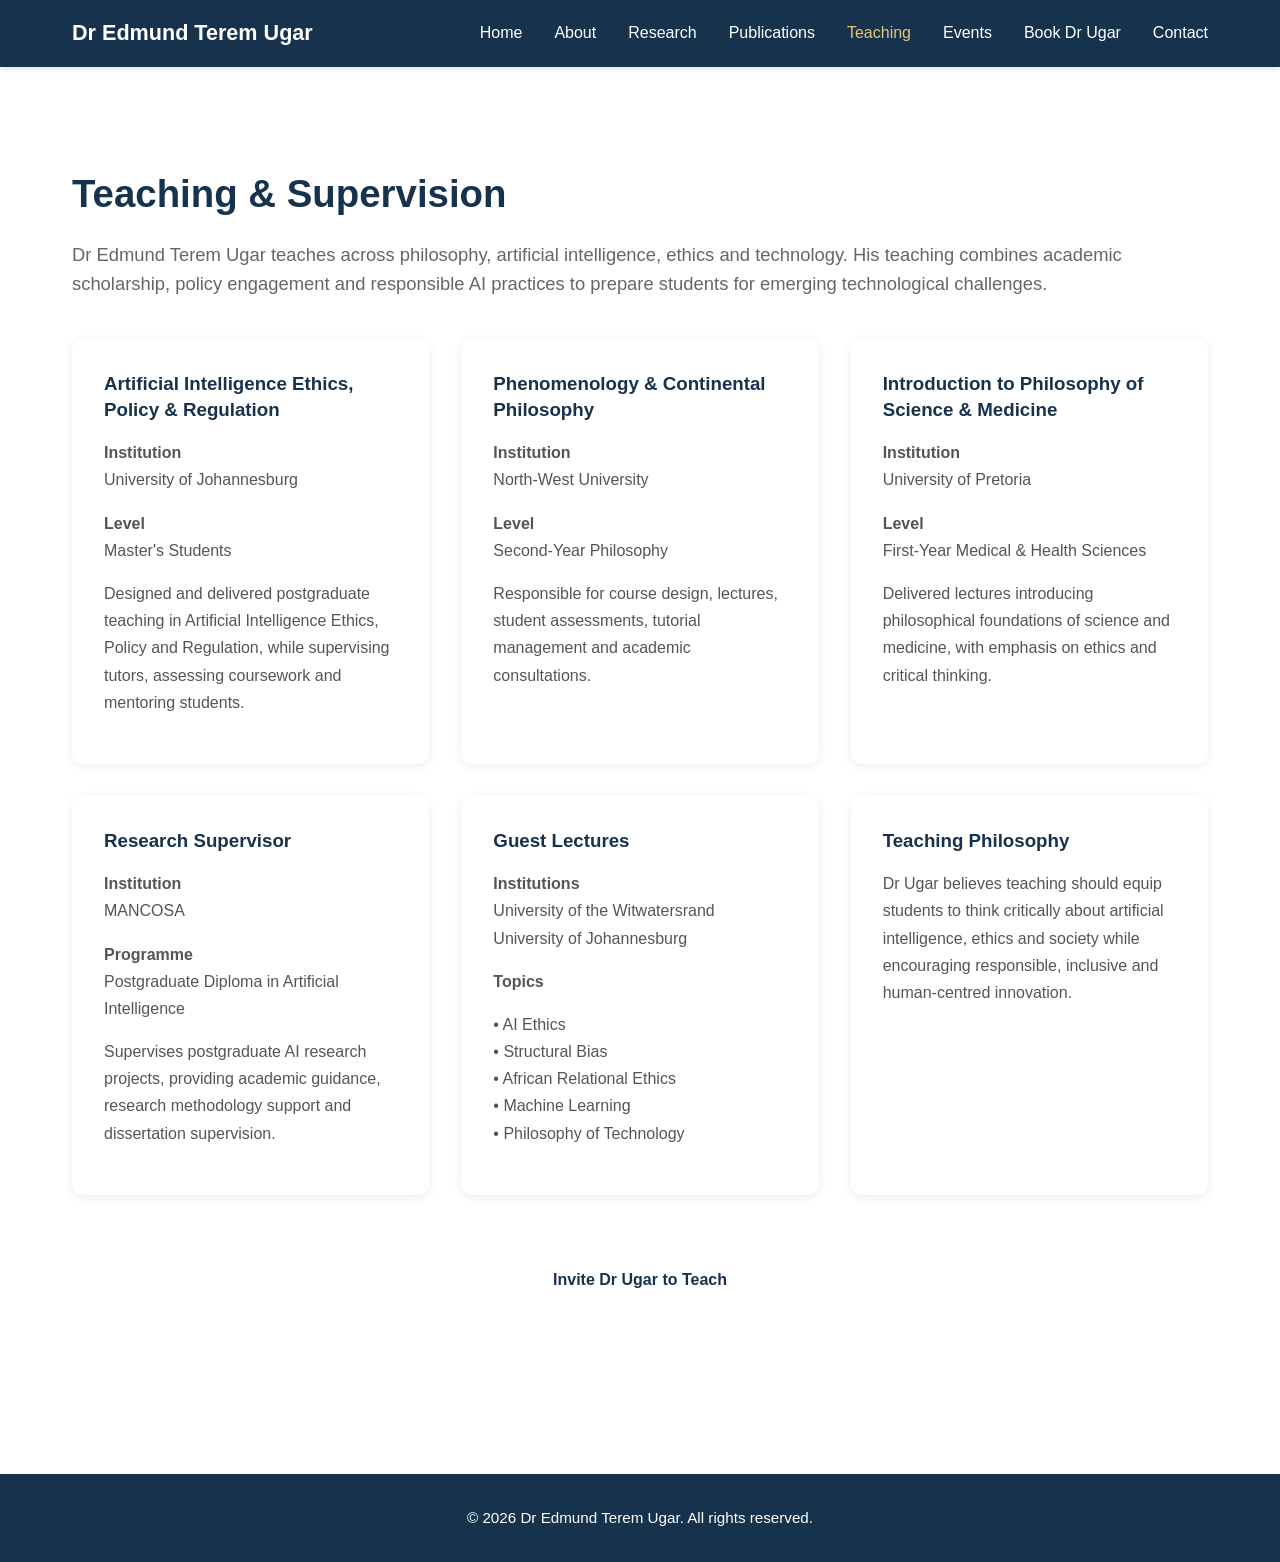
<file: teaching.html>
<!DOCTYPE html>
<html lang="en">
<head>
    <meta charset="UTF-8">
    <meta name="viewport" content="width=device-width, initial-scale=1.0">
    <title>Teaching - Dr Edmund Terem Ugar</title>
    <link rel="stylesheet" href="styles.css">
</head>

<body>

    <!-- Navigation -->

    <nav class="navbar">

        <div class="nav-container">

            <h1 class="logo">Dr Edmund Terem Ugar</h1>

            <ul class="nav-menu">
              <li><a href="index.html">Home</a></li>
              <li><a href="about.html">About</a></li>
              <li><a href="research.html">Research</a></li>
              <li><a href="publications.html">Publications</a></li>
              <li><a href="teaching.html" class="active">Teaching</a></li>
              <li><a href="events.html">Events</a></li>
              <li><a href="booking.html">Book Dr Ugar</a></li>
              <li><a href="contact.html">Contact</a></li>
            </ul>

        </div>

    </nav>

    <!-- Main Content -->

    <main>

        <section class="content-section">

            <div class="container">

                <h2>Teaching & Supervision</h2>

                <p class="subtitle">
                    Dr Edmund Terem Ugar teaches across philosophy,
                    artificial intelligence, ethics and technology.
                    His teaching combines academic scholarship,
                    policy engagement and responsible AI practices to
                    prepare students for emerging technological challenges.
                </p>

                <div class="portfolio-grid">

                    <!-- Teaching Card -->

                    <div class="portfolio-item">

                        <h3>Artificial Intelligence Ethics, Policy & Regulation</h3>

                        <p><strong>Institution</strong><br>
                        University of Johannesburg</p>

                        <p><strong>Level</strong><br>
                        Master's Students</p>

                        <p>
                            Designed and delivered postgraduate teaching in
                            Artificial Intelligence Ethics, Policy and Regulation,
                            while supervising tutors, assessing coursework and
                            mentoring students.
                        </p>

                    </div>

                    <!-- Teaching Card -->

                    <div class="portfolio-item">

                        <h3>Phenomenology & Continental Philosophy</h3>

                        <p><strong>Institution</strong><br>
                        North-West University</p>

                        <p><strong>Level</strong><br>
                        Second-Year Philosophy</p>

                        <p>
                            Responsible for course design,
                            lectures, student assessments,
                            tutorial management and academic consultations.
                        </p>

                    </div>

                    <!-- Teaching Card -->

                    <div class="portfolio-item">

                        <h3>Introduction to Philosophy of Science & Medicine</h3>

                        <p><strong>Institution</strong><br>
                        University of Pretoria</p>

                        <p><strong>Level</strong><br>
                        First-Year Medical & Health Sciences</p>

                        <p>
                            Delivered lectures introducing philosophical
                            foundations of science and medicine,
                            with emphasis on ethics and critical thinking.
                        </p>

                    </div>

                    <!-- Teaching Card -->

                    <div class="portfolio-item">

                        <h3>Research Supervisor</h3>

                        <p><strong>Institution</strong><br>
                        MANCOSA</p>

                        <p><strong>Programme</strong><br>
                        Postgraduate Diploma in Artificial Intelligence</p>

                        <p>
                            Supervises postgraduate AI research projects,
                            providing academic guidance,
                            research methodology support
                            and dissertation supervision.
                        </p>

                    </div>

                    <!-- Teaching Card -->

                    <div class="portfolio-item">

                        <h3>Guest Lectures</h3>

                        <p><strong>Institutions</strong><br>
                        University of the Witwatersrand<br>
                        University of Johannesburg</p>

                        <p><strong>Topics</strong></p>

                        <p>
                            • AI Ethics<br>
                            • Structural Bias<br>
                            • African Relational Ethics<br>
                            • Machine Learning<br>
                            • Philosophy of Technology
                        </p>

                    </div>

                    <!-- Teaching Card -->

                    <div class="portfolio-item">

                        <h3>Teaching Philosophy</h3>

                        <p>
                            Dr Ugar believes teaching should equip students
                            to think critically about artificial intelligence,
                            ethics and society while encouraging responsible,
                            inclusive and human-centred innovation.
                        </p>

                    </div>

                </div>

                <br><br>

                <div style="text-align:center;">

                     <a href="booking.html" class="btn">
                             Invite Dr Ugar to Teach
                        </a>
                

                </div>

            </div>

        </section>

    </main>

    <!-- Footer -->

    <footer>

        <p>&copy; 2026 Dr Edmund Terem Ugar. All rights reserved.</p>

    </footer>

</body>
</html>
</file>
<file: styles.css>
/* ===========================
   BASIC RESET & VARIABLES
   =========================== */

* {
    margin: 0;
    padding: 0;
    box-sizing: border-box;
}

:root {
    --primary-color: #8b6f2e;
    --secondary-color: #17324d;
    --text-color: #2f2f2f;
    --light-bg: #f6f4ef;
    --white: #ffffff;
    --border-color: #d8d2c4;
    --hover-color: #6f571f;
}

body {
    font-family: Arial, sans-serif;
    line-height: 1.6;
    color: var(--text-color);
    background-color: var(--white);
}

/* ===========================
   NAVIGATION BAR
   =========================== */

.navbar {
    background-color: var(--secondary-color);
    color: var(--white);
    padding: 1rem 0;
    position: sticky;
    top: 0;
    z-index: 100;
    box-shadow: 0 2px 5px rgba(0,0,0,0.12);
}

.nav-container {
    max-width: 1200px;
    margin: 0 auto;
    padding: 0 2rem;
    display: flex;
    justify-content: space-between;
    align-items: center;
}

.logo {
    font-size: 1.35rem;
    font-weight: bold;
}

.nav-menu {
    display: flex;
    list-style: none;
    gap: 2rem;
}

.nav-menu a {
    color: var(--white);
    text-decoration: none;
    transition: color .3s;
    font-weight: 500;
}

.nav-menu a:hover,
.nav-menu a.active {
    color: #e5c87a;
}

/* ===========================
   MAIN CONTENT
   =========================== */

main {
    min-height: calc(100vh - 200px);
}

.container {
    max-width: 1200px;
    margin: 0 auto;
    padding: 2rem;
}

/* ===========================
   HERO SECTION
   =========================== */

.hero {
    background: linear-gradient(135deg,var(--secondary-color),#244d70);
    color: var(--white);
    padding: 4rem 2rem 5rem;
    text-align: center;
}

.hero-content {
    max-width: 850px;
    margin: 0 auto;
}

.hero-content h2 {
    font-size: 3rem;
    margin-bottom: 1rem;
    line-height: 1.2;
}

.hero-content p {
    font-size: 1.25rem;
    margin-bottom: 2rem;
    line-height: 1.8;
}

/* ===========================
   PROFILE PHOTO
   =========================== */

.profile-photo {
    width: 150px;
    height: 150px;
    object-fit: cover;
    border-radius: 50%;
    border: 4px solid #ffffff;
    margin-bottom: 1.5rem;
    box-shadow: 0 4px 15px rgba(0,0,0,.25);
}

/* ===========================
   BUTTONS
   =========================== */

.btn {
    display: inline-block;
    background: var(--white);
    color: var(--secondary-color);
    padding: .8rem 1.6rem;
    text-decoration: none;
    border-radius: 5px;
    font-weight: bold;
    transition: .3s;
    border: 2px solid var(--white);
    margin: .4rem;
}

.btn:hover {
    background: transparent;
    color: var(--white);
}

.btn-small {
    display: inline-block;
    background: var(--primary-color);
    color: var(--white);
    padding: .55rem 1.2rem;
    text-decoration: none;
    border-radius: 5px;
    transition: .3s;
    font-size: .9rem;
}

.btn-small:hover {
    background: var(--hover-color);
}

/* ===========================
   FEATURES
   =========================== */

.features {
    background: var(--light-bg);
    padding: 4rem 2rem;
}

.features .container {
    display: grid;
    grid-template-columns: repeat(auto-fit,minmax(250px,1fr));
    gap: 2rem;
}

.feature-box {
    background: var(--white);
    padding: 2rem;
    border-radius: 10px;
    text-align: center;
    box-shadow: 0 2px 10px rgba(0,0,0,.08);
    transition: .3s;
    border-top: 4px solid var(--primary-color);
}

.feature-box:hover {
    transform: translateY(-5px);
}

.feature-box h3 {
    color: var(--secondary-color);
    margin-bottom: 1rem;
    font-size: 1.35rem;
}

/* ===========================
   CONTENT SECTIONS
   =========================== */

.content-section {
    padding: 4rem 2rem;
}

.content-section h2 {
    font-size: 2.4rem;
    color: var(--secondary-color);
    margin-bottom: 1rem;
}

.subtitle {
    font-size: 1.15rem;
    color: #666;
    margin-bottom: 2.5rem;
}

/* ===========================
   ABOUT PAGE
   =========================== */

.about-content {
    max-width: 850px;
    margin: 0 auto;
}

.about-text h3 {
    color: var(--secondary-color);
    margin-top: 2rem;
    margin-bottom: 1rem;
    font-size: 1.35rem;
}

.about-text p {
    margin-bottom: 1rem;
    font-size: 1.05rem;
    line-height: 1.8;
}

.skills-list {
    list-style: none;
    padding: 0;
    margin-top: 1rem;
}

.skills-list li {
    background-color: var(--light-bg);
    padding: 1rem;
    margin-bottom: 0.75rem;
    border-left: 4px solid var(--primary-color);
    border-radius: 5px;
}

/* ===========================
   RESEARCH / TEACHING / EVENTS
   =========================== */

.portfolio-grid {
    display: grid;
    grid-template-columns: repeat(auto-fit, minmax(280px, 1fr));
    gap: 2rem;
    margin-top: 2rem;
}

.portfolio-item {
    background: var(--white);
    border-radius: 10px;
    box-shadow: 0 2px 10px rgba(0,0,0,0.08);
    transition: all 0.3s ease;
    overflow: hidden;
    padding: 2rem;
}

.portfolio-item:hover {
    transform: translateY(-6px);
    box-shadow: 0 8px 20px rgba(0,0,0,0.12);
}

.portfolio-item h3 {
    color: var(--secondary-color);
    margin-bottom: 1rem;
    line-height: 1.4;
}

.portfolio-item h4 {
    color: var(--secondary-color);
    margin-bottom: 0.8rem;
}

.portfolio-item p {
    color: #555;
    margin-bottom: 1rem;
    line-height: 1.7;
}

.portfolio-item ul {
    margin-top: 1rem;
    padding-left: 1.2rem;
}

.portfolio-item ul li {
    margin-bottom: .7rem;
}

.portfolio-item .btn-small,
.portfolio-item .btn {
    margin-top: 1rem;
}

/* ===========================
   PUBLICATIONS
   =========================== */

.publication-year {
    margin-bottom: 3rem;
}

.publication-year h3 {
    color: var(--secondary-color);
    font-size: 1.8rem;
    border-left: 5px solid var(--primary-color);
    padding-left: 1rem;
    margin-bottom: 1.5rem;
}

.publication {
    background: var(--white);
    padding: 2rem;
    border-radius: 10px;
    box-shadow: 0 2px 10px rgba(0,0,0,0.08);
    margin-bottom: 2rem;
}

.publication h4 {
    color: var(--secondary-color);
    margin-bottom: .8rem;
    font-size: 1.25rem;
}

.publication p {
    margin-bottom: 1rem;
    color: #555;
}

.publication .btn-small {
    margin-top: .5rem;
}

/* ===========================
   BOOKING PAGE
   =========================== */

.booking-container {
    display: grid;
    grid-template-columns: 1fr 2fr;
    gap: 3rem;
    margin-top: 2rem;
}

.booking-info {
    background: var(--light-bg);
    padding: 2rem;
    border-radius: 10px;
    border-left: 4px solid var(--primary-color);
}

.booking-info h3 {
    color: var(--secondary-color);
    margin-bottom: 1rem;
}

.booking-info ul {
    list-style: none;
    padding: 0;
}

.booking-info ul li {
    margin-bottom: .9rem;
}

.booking-info a {
    color: var(--primary-color);
    text-decoration: none;
}

.booking-info a:hover {
    text-decoration: underline;
}

.booking-form {
    background: var(--white);
    padding: 2rem;
    border-radius: 10px;
    box-shadow: 0 2px 12px rgba(0,0,0,.08);
}

.booking-form h3 {
    color: var(--secondary-color);
    margin-bottom: 1.5rem;
}

.booking-form label {
    display: block;
    margin-top: 1rem;
    margin-bottom: .5rem;
    color: var(--secondary-color);
    font-weight: bold;
}

.booking-form input,
.booking-form select,
.booking-form textarea {
    width: 100%;
    padding: .85rem;
    border: 1px solid var(--border-color);
    border-radius: 5px;
    font-size: 1rem;
    font-family: inherit;
}

.booking-form textarea {
    resize: vertical;
}

.booking-form input:focus,
.booking-form select:focus,
.booking-form textarea:focus {
    outline: none;
    border-color: var(--primary-color);
}

.booking-form .btn {
    margin-top: 1.5rem;
    background: var(--primary-color);
    color: var(--white);
    border: none;
    cursor: pointer;
}

.booking-form .btn:hover {
    background: var(--hover-color);
}

/* ===========================
   CONTACT PAGE
   =========================== */

.contact-container {
    display: grid;
    grid-template-columns: repeat(auto-fit, minmax(320px,1fr));
    gap: 3rem;
    margin-top: 2rem;
}

.contact-info {
    background: var(--light-bg);
    padding: 2rem;
    border-radius: 10px;
    border-left: 4px solid var(--primary-color);
}

.contact-info h3 {
    color: var(--secondary-color);
    margin-bottom: 1.5rem;
}

.info-item {
    margin-bottom: 1.5rem;
}

.info-item strong {
    display: block;
    color: var(--secondary-color);
    margin-bottom: .4rem;
}

.info-item a {
    color: var(--primary-color);
    text-decoration: none;
    font-weight: 500;
}

.info-item a:hover {
    text-decoration: underline;
}
/* ===========================
   FOOTER
   =========================== */

footer {
    background-color: var(--secondary-color);
    color: var(--white);
    text-align: center;
    padding: 2rem;
    margin-top: 4rem;
}

footer p {
    margin: 0;
    font-size: 0.95rem;
}

/* ===========================
   LINKS
   =========================== */

a {
    transition: all 0.3s ease;
}

a:hover {
    transition: all 0.3s ease;
}

/* ===========================
   FORM ELEMENTS
   =========================== */

input,
select,
textarea,
button {
    font-family: inherit;
    font-size: 1rem;
}

button {
    cursor: pointer;
}

/* ===========================
   RESPONSIVE DESIGN
   =========================== */

@media (max-width: 992px) {

    .booking-container {
        grid-template-columns: 1fr;
    }

    .contact-container {
        grid-template-columns: 1fr;
    }

    .portfolio-grid {
        grid-template-columns: repeat(auto-fit, minmax(260px, 1fr));
    }

}

@media (max-width: 768px) {

    /* Navigation */

    .nav-container {
        flex-direction: column;
        gap: 1rem;
        padding: 0 1rem;
    }

    .logo {
        text-align: center;
    }

    .nav-menu {
        gap: 1rem;
        flex-wrap: wrap;
        justify-content: center;
    }

    /* Hero */

    .hero {
        padding: 3rem 1.5rem 4rem;
    }

    .hero-content h2 {
        font-size: 2rem;
    }

    .hero-content p {
        font-size: 1.05rem;
    }

    .profile-photo {
        width: 125px;
        height: 125px;
    }

    /* General */

    .container {
        padding: 1.5rem;
    }

    .content-section {
        padding: 3rem 1rem;
    }

    .content-section h2 {
        font-size: 2rem;
    }

    .subtitle {
        font-size: 1rem;
    }

    /* Cards */

    .portfolio-grid {
        grid-template-columns: 1fr;
    }

    .feature-box,
    .portfolio-item,
    .publication,
    .booking-info,
    .booking-form,
    .contact-info {
        padding: 1.5rem;
    }

    /* Publications */

    .publication-year h3 {
        font-size: 1.5rem;
    }

    /* Buttons */

    .btn,
    .btn-small {
        width: 100%;
        text-align: center;
        margin: .5rem 0;
    }

    /* Booking Form */

    .booking-form input,
    .booking-form select,
    .booking-form textarea {
        font-size: 16px;
    }

}

@media (max-width: 480px) {

    .hero-content h2 {
        font-size: 1.7rem;
    }

    .logo {
        font-size: 1.1rem;
    }

    .content-section h2 {
        font-size: 1.7rem;
    }

    .feature-box h3,
    .portfolio-item h3,
    .publication h4 {
        font-size: 1.2rem;
    }

    .hero-content p,
    .about-text p,
    .portfolio-item p,
    .publication p,
    .subtitle {
        font-size: 0.95rem;
    }

}

/* ===========================
   END OF STYLESHEET
   =========================== */
</file>
